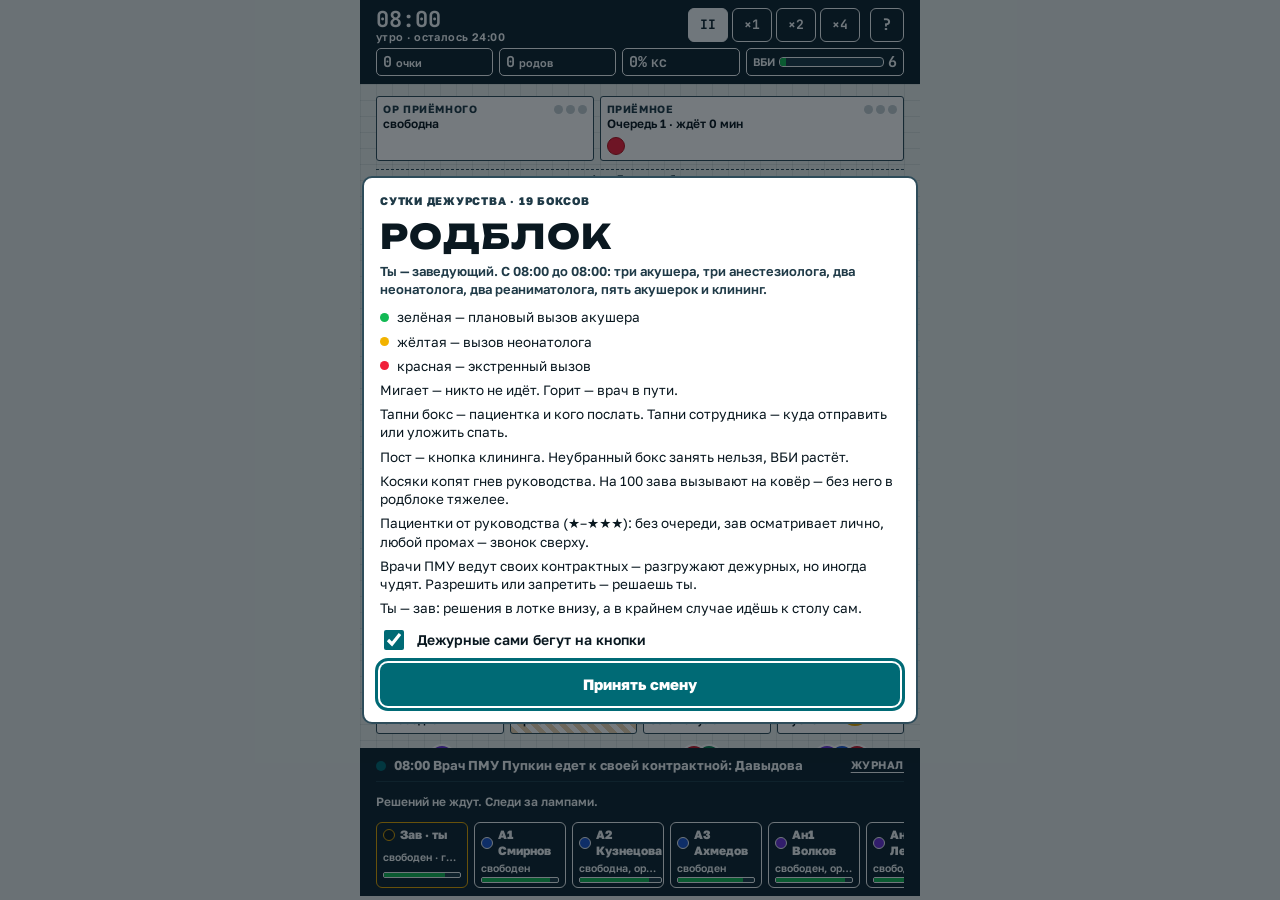
<file: index.html>
<!doctype html>
<html lang="ru">
<head>
<meta charset="utf-8">
<meta name="viewport" content="width=device-width, initial-scale=1, viewport-fit=cover">
<meta name="theme-color" content="#0E2430">
<meta name="description" content="Родблок — менеджер родового отделения в духе Theme Hospital: сутки дежурства за заведующего.">
<title>Родблок</title>
<link rel="icon" href="data:image/svg+xml,%3Csvg xmlns='http://www.w3.org/2000/svg' viewBox='0 0 32 32'%3E%3Crect width='32' height='32' rx='6' fill='%230E2430'/%3E%3Ccircle cx='9' cy='16' r='4' fill='%2312B954'/%3E%3Ccircle cx='16' cy='16' r='4' fill='%23F2B300'/%3E%3Ccircle cx='23' cy='16' r='4' fill='%23F0213A'/%3E%3C/svg%3E">
<link rel="preconnect" href="https://fonts.googleapis.com"><link rel="preconnect" href="https://fonts.gstatic.com" crossorigin>
<link rel="stylesheet" href="https://fonts.googleapis.com/css2?family=Golos+Text:wght@400;600;700;800&family=JetBrains+Mono:wght@500;700&family=Unbounded:wght@700;800&display=swap">
<style>
:root { color-scheme: light; padding-top: env(safe-area-inset-top, 0px); padding-bottom: env(safe-area-inset-bottom, 0px); }
html, body { margin: 0; }
img { max-width: 100%; }
/* План этажа: бумага с сеткой, чернильные стены, лампы вызова — единственный яркий акцент */
:root {
  --bg: #E7EDEB; --paper: #FFFFFF; --ink: #0A1820; --ink2: #1F3A47; --line: #2E4C5A; --grid: rgba(31, 58, 71, .09);
  --desk: #0E2430; --on-desk: #F3F8FA; --desk2: #1C3B49;
  --accent: #006A75; --on-accent: #FFFFFF;
  --ok: #08703D; --warn: #8F4F00; --bad: #B3101D; --violet: #5428C2; --pink: #A3104F;
  --lamp-g: #12B954; --lamp-y: #F2B300; --lamp-r: #F0213A; --lamp-off: #C3CED3;
  --ph-lat: #DDE8F0; --ph-act: #CBEDE3; --ph-pp: #F7DCE8;
  --dirty: #6E3F0C; --dirty-bg: #EBD6B4;
  --c-zav: #0A1820; --c-obst: #1B57CF; --c-anest: #6B32D9; --c-neo: #097F53; --c-reanim: #C4182A; --c-clean: #7D5800; --on-tok: #FFFFFF; --gold: #E1A400;
  --sheet: #FFFFFF; --scrim: rgba(4, 14, 20, .55);
  --f-ui: "Golos Text", system-ui, -apple-system, "Segoe UI", sans-serif;
  --f-d: "Unbounded", "Golos Text", system-ui, sans-serif;
  --f-m: "JetBrains Mono", ui-monospace, "SF Mono", Menlo, monospace;
}
@media (prefers-color-scheme: dark) {
  :root:not([data-theme="light"]) {
    --bg: #0A141A; --paper: #12222B; --ink: #F2F7F9; --ink2: #CFE1E8; --line: #8BB0BF; --grid: rgba(139, 176, 191, .09);
    --desk: #152E3A; --on-desk: #F3F8FA; --desk2: #2A4C5B;
    --accent: #45D3DD; --on-accent: #04161B;
    --ok: #45E08F; --warn: #FFB547; --bad: #FF6170; --violet: #B49BFF; --pink: #FF7AB0;
    --lamp-g: #2BE071; --lamp-y: #FFC933; --lamp-r: #FF4459; --lamp-off: #2C3E47;
    --ph-lat: #1D3442; --ph-act: #143F37; --ph-pp: #43203A;
    --dirty: #F3B565; --dirty-bg: #3D2B15;
    --c-zav: #F2F7F9; --c-obst: #6E9DFF; --c-anest: #B08BFF; --c-neo: #3DDC9C; --c-reanim: #FF6B79; --c-clean: #E6BA48; --on-tok: #06121A; --gold: #FFC533;
    --sheet: #12222B; --scrim: rgba(0, 0, 0, .62);
    color-scheme: dark;
  }
}
:root[data-theme="dark"] {
  --bg: #0A141A; --paper: #12222B; --ink: #F2F7F9; --ink2: #CFE1E8; --line: #8BB0BF; --grid: rgba(139, 176, 191, .09);
  --desk: #152E3A; --on-desk: #F3F8FA; --desk2: #2A4C5B;
  --accent: #45D3DD; --on-accent: #04161B;
  --ok: #45E08F; --warn: #FFB547; --bad: #FF6170; --violet: #B49BFF; --pink: #FF7AB0;
  --lamp-g: #2BE071; --lamp-y: #FFC933; --lamp-r: #FF4459; --lamp-off: #2C3E47;
  --ph-lat: #1D3442; --ph-act: #143F37; --ph-pp: #43203A;
  --dirty: #F3B565; --dirty-bg: #3D2B15;
  --c-zav: #F2F7F9; --c-obst: #6E9DFF; --c-anest: #B08BFF; --c-neo: #3DDC9C; --c-reanim: #FF6B79; --c-clean: #E6BA48; --on-tok: #06121A; --gold: #FFC533;
  --sheet: #12222B; --scrim: rgba(0, 0, 0, .62);
  color-scheme: dark;
}
html, body { background: var(--bg); color: var(--ink); }
body { font-family: var(--f-ui); font-size: 14px; line-height: 1.35; -webkit-tap-highlight-color: transparent; }
body::before { content: ""; position: fixed; inset: 0 0 auto; height: env(safe-area-inset-top, 0px); z-index: 30; background: var(--desk); }
button { font: inherit; color: inherit; cursor: pointer; }
button:focus-visible, [data-act]:focus-visible { outline: 3px solid var(--accent); outline-offset: 2px; }
#app { max-width: 560px; margin: 0 auto; min-height: 100%; display: flex; flex-direction: column; }

/* HUD */
.hud { position: sticky; top: env(safe-area-inset-top, 0px); z-index: 20; background: var(--desk); color: var(--on-desk); }
.hud-in { padding-left: max(16px, env(safe-area-inset-left, 0px)); padding-right: max(16px, env(safe-area-inset-right, 0px)); padding-block: 8px; display: grid; gap: 6px; }
.hud-row { display: flex; align-items: center; gap: 10px; }
.brand { font-family: var(--f-d); font-weight: 800; font-size: 13px; letter-spacing: .08em; }
.clock { font-family: var(--f-m); font-weight: 700; font-size: 22px; font-variant-numeric: tabular-nums; line-height: 1; }
.clock small { display: block; font-family: var(--f-ui); font-size: 11px; font-weight: 600; letter-spacing: .04em; opacity: 1; color: var(--on-desk); }
.speed { margin-left: auto; display: flex; gap: 4px; }
.speed button, .gear { min-width: 40px; height: 34px; border-radius: 6px; border: 1.5px solid var(--on-desk); background: transparent; color: var(--on-desk); font-weight: 700; font-size: 13px; font-family: var(--f-m); }
.speed button[aria-pressed="true"] { background: var(--on-desk); color: var(--desk); }
.gear { min-width: 34px; font-size: 16px; }
.stats { gap: 6px; }
.stat { flex: 1; min-width: 0; display: flex; align-items: baseline; gap: 4px; padding: 3px 6px; border: 1px solid var(--on-desk); border-radius: 5px; }
.stat b { font-family: var(--f-m); font-size: 15px; font-variant-numeric: tabular-nums; }
.stat span { font-size: 11px; font-weight: 600; }
.stat.vbi { flex: 1.4; align-items: center; }
.meter { flex: 1; height: 8px; border-radius: 4px; background: var(--desk2); border: 1px solid var(--on-desk); overflow: hidden; }
.meter i { display: block; height: 100%; width: 0; background: var(--lamp-g); transition: width .4s; }

/* План этажа */
.board { position: relative; flex: 1; padding-left: max(16px, env(safe-area-inset-left, 0px)); padding-right: max(16px, env(safe-area-inset-right, 0px)); padding-block: 12px 14px; display: grid; gap: 8px;
  background-image: linear-gradient(var(--grid) 1px, transparent 1px), linear-gradient(90deg, var(--grid) 1px, transparent 1px); background-size: 16px 16px; }
.wing { display: grid; gap: 6px; }
.w-priem { grid-template-columns: 1.25fr 1.75fr; }
.w-rd { grid-template-columns: 1fr 2fr; }
.w-bottom { grid-template-columns: repeat(4, 1fr); }
.room { position: relative; background: var(--paper); border: 1.5px solid var(--line); border-radius: 3px; padding: 5px 6px; min-width: 0; cursor: pointer; }
.lbl { font-size: 10.5px; font-weight: 700; letter-spacing: .06em; text-transform: uppercase; color: var(--ink2); display: flex; justify-content: space-between; gap: 4px; align-items: center; }
.lift { text-align: center; font-size: 11px; font-weight: 700; color: var(--ink2); letter-spacing: .05em; border-block: 1.5px dashed var(--line); padding-block: 2px; }
.sub { font-size: 12px; font-weight: 600; color: var(--ink); }
.queue { display: flex; flex-wrap: wrap; gap: 3px; margin-top: 4px; min-height: 18px; }
.qd { width: 16px; height: 16px; border-radius: 50%; background: var(--ph-act); border: 1.5px solid var(--line); }
.qd.hot { background: var(--lamp-r); border-color: var(--bad); }
.beds { display: grid; gap: 4px; margin-top: 4px; }
.beds.b2 { grid-template-columns: repeat(2, 1fr); }
.beds.b6 { grid-template-columns: repeat(3, 1fr); }
.bed { position: relative; height: 34px; border: 1.5px solid var(--line); border-radius: 3px; display: flex; align-items: center; justify-content: center; gap: 3px; background: var(--paper); cursor: pointer; }
.bed .lamps { position: absolute; top: 2px; right: 2px; }
.boxes { display: grid; grid-template-columns: repeat(5, 1fr); gap: 5px; }
.box { position: relative; min-height: 72px; background: var(--paper); border: 1.5px solid var(--line); border-radius: 3px; padding: 3px 4px 4px; display: flex; flex-direction: column; gap: 2px; cursor: pointer; min-width: 0; }
.bx-h { display: flex; justify-content: space-between; align-items: center; }
.bx-n { font-family: var(--f-m); font-size: 12px; font-weight: 700; }
.bx-b { flex: 1; display: flex; align-items: center; justify-content: center; }
.bx-f { display: flex; flex-wrap: wrap; gap: 2px; min-height: 13px; }
.dbar { height: 4px; border-radius: 2px; background: var(--lamp-off); overflow: hidden; }
.dbar i { display: block; height: 100%; background: var(--accent); }
.zone-tag { position: absolute; left: 3px; bottom: -1px; }
.dirty { background: repeating-linear-gradient(45deg, var(--dirty-bg) 0 5px, var(--paper) 5px 10px); }
.dirty-l { font-size: 10px; font-weight: 800; color: var(--dirty); text-transform: uppercase; letter-spacing: .04em; text-align: center; }
.post { background: var(--desk); color: var(--on-desk); border-color: var(--desk); display: flex; flex-direction: column; align-items: center; justify-content: center; gap: 3px; text-align: center; }
.post b { font-size: 11px; letter-spacing: .05em; text-transform: uppercase; }
.post .cnt { font-family: var(--f-m); font-size: 18px; font-weight: 700; }
.post small { font-size: 10.5px; font-weight: 700; }

/* пациентка */
.pt { width: 28px; height: 28px; border-radius: 50%; display: inline-flex; align-items: center; justify-content: center; font-family: var(--f-m); font-weight: 700; font-size: 13px; color: var(--ink); background: var(--ph-act); border: 2.5px solid var(--lamp-g); }
.pt.lat { background: var(--ph-lat); }
.pt.sec { background: var(--violet); color: var(--on-tok); }
.pt.pp { background: var(--ph-pp); font-size: 10px; }
.pt.em { background: var(--lamp-r); color: #fff; }
.pt.c-S { border-color: var(--lamp-y); }
.pt.c-P, .pt.c-B { border-color: var(--lamp-r); }
.pt.c-B { animation: blink .7s steps(2, start) infinite; }
.pt.sm { width: 22px; height: 22px; font-size: 11px; border-width: 2px; }
.tag { font-size: 9.5px; font-weight: 800; line-height: 1; padding: 2px 3px; border-radius: 2px; border: 1px solid currentColor; color: var(--ink2); }
.tag.r { color: var(--bad); } .tag.v { color: var(--violet); } .tag.o { color: var(--ok); } .tag.w { color: var(--warn); }

/* лампы вызова */
.lamps { display: inline-flex; gap: 3px; }
.lamp { width: 9px; height: 9px; border-radius: 50%; background: var(--lamp-off); display: inline-block; }
.lamp.g.on { background: var(--lamp-g); } .lamp.y.on { background: var(--lamp-y); } .lamp.r.on { background: var(--lamp-r); }
.lamp.on.blink { animation: blink .8s steps(2, start) infinite; box-shadow: 0 0 0 2px var(--paper), 0 0 6px 1px currentColor; }
.lamp.g { color: var(--lamp-g); } .lamp.y { color: var(--lamp-y); } .lamp.r { color: var(--lamp-r); }
@keyframes blink { to { visibility: hidden; } }

/* бригада */
.tokens { position: absolute; inset: 0; pointer-events: none; }
.tok { position: absolute; left: 0; top: 0; width: 24px; height: 24px; margin: -12px 0 0 -12px; border-radius: 50%; display: flex; align-items: center; justify-content: center; font-size: 9px; font-weight: 800; color: var(--on-tok); border: 2px solid var(--paper); pointer-events: auto; cursor: pointer; transition-property: transform; transition-timing-function: linear; will-change: transform; z-index: 5; }
.tok.zav { background: var(--c-zav); color: var(--bg); border-color: var(--gold); width: 28px; height: 28px; margin: -14px 0 0 -14px; font-size: 8.5px; z-index: 6; }
.tok.obst { background: var(--c-obst); } .tok.anest { background: var(--c-anest); } .tok.neo { background: var(--c-neo); } .tok.reanim { background: var(--c-reanim); } .tok.clean { background: var(--c-clean); }
.tok.rest { opacity: .55; } .tok.away { display: none; }
.tok.tired::after { content: ""; position: absolute; right: -3px; top: -3px; width: 8px; height: 8px; border-radius: 50%; background: var(--lamp-y); border: 1.5px solid var(--paper); }

/* нижняя панель */
.dock { position: sticky; bottom: 0; z-index: 20; background: var(--desk); color: var(--on-desk); padding-bottom: env(safe-area-inset-bottom, 0px); }
.dock-in { padding-left: max(16px, env(safe-area-inset-left, 0px)); padding-right: max(16px, env(safe-area-inset-right, 0px)); padding-block: 6px 8px; display: grid; gap: 6px; }
.tray, .staffbar { display: flex; gap: 6px; overflow-x: auto; scrollbar-width: none; }
.tray::-webkit-scrollbar, .staffbar::-webkit-scrollbar { display: none; }
.tray:empty::before { content: "Решений не ждут. Следи за лампами."; font-size: 12px; font-weight: 600; padding: 6px 0; }
.pill { flex: none; border: 1.5px solid var(--on-desk); background: transparent; color: var(--on-desk); border-radius: 16px; padding: 5px 10px; font-size: 12.5px; font-weight: 700; white-space: nowrap; }
.pill.red { background: var(--lamp-r); border-color: var(--lamp-r); color: #fff; animation: pulse 1.2s ease-in-out infinite; }
.pill.zv { background: var(--gold); border-color: var(--gold); color: #1A1200; }
@keyframes pulse { 50% { transform: scale(1.04); } }
.chip { flex: none; width: 92px; text-align: left; border-radius: 6px; border: 1.5px solid var(--on-desk); background: transparent; color: var(--on-desk); padding: 4px 6px; display: grid; gap: 2px; }
.chip .cn { display: flex; gap: 5px; align-items: center; font-weight: 800; font-size: 12px; }
.chip .dot { width: 10px; height: 10px; border-radius: 50%; flex: none; border: 1.5px solid var(--on-desk); }
.chip .cs { font-size: 10.5px; font-weight: 600; white-space: nowrap; overflow: hidden; text-overflow: ellipsis; }
.chip .en { height: 4px; border-radius: 2px; background: var(--desk2); border: 1px solid var(--on-desk); overflow: hidden; }
.chip .en i { display: block; height: 100%; background: var(--lamp-g); }
.chip.zav { border-color: var(--gold); }
.dot.zav { background: var(--c-zav); border-color: var(--gold); } .dot.obst { background: var(--c-obst); } .dot.anest { background: var(--c-anest); } .dot.neo { background: var(--c-neo); } .dot.reanim { background: var(--c-reanim); } .dot.clean { background: var(--c-clean); }

/* шторка и модалки */
.scrim { position: fixed; inset: 0; background: var(--scrim); z-index: 40; }
.sheet { position: fixed; left: 0; right: 0; bottom: 0; z-index: 41; max-height: 78vh; overflow-y: auto; background: var(--sheet); color: var(--ink); border-top: 2px solid var(--line); border-radius: 12px 12px 0 0; padding-left: max(16px, env(safe-area-inset-left, 0px)); padding-right: max(16px, env(safe-area-inset-right, 0px)); padding-block: 14px calc(16px + env(safe-area-inset-bottom, 0px)); max-width: 560px; margin: 0 auto; }
.modal { position: fixed; inset: 0; z-index: 42; display: flex; align-items: center; justify-content: center; padding-left: max(16px, env(safe-area-inset-left, 0px)); padding-right: max(16px, env(safe-area-inset-right, 0px)); padding-block: calc(12px + env(safe-area-inset-top, 0px)) calc(12px + env(safe-area-inset-bottom, 0px)); }
.card { width: 100%; max-width: 520px; max-height: 100%; overflow-y: auto; background: var(--sheet); color: var(--ink); border: 2px solid var(--line); border-radius: 10px; padding: 16px; display: grid; gap: 10px; }
.card.red { border-color: var(--bad); box-shadow: 0 0 0 4px color-mix(in srgb, var(--lamp-r) 35%, transparent); }
.eyebrow { font-size: 11px; font-weight: 800; letter-spacing: .07em; text-transform: uppercase; color: var(--ink2); }
.card.red .eyebrow { color: var(--bad); }
h2 { font-family: var(--f-d); font-weight: 800; font-size: 19px; line-height: 1.2; margin: 0; text-wrap: balance; }
h3 { font-size: 15px; margin: 0; }
.who { font-size: 13px; font-weight: 600; color: var(--ink2); }
.clue { font-size: 15px; line-height: 1.45; margin: 0; }
.opts { display: grid; gap: 8px; }
.opt { text-align: left; padding: 11px 12px; border-radius: 8px; border: 1.5px solid var(--line); background: var(--paper); color: var(--ink); font-size: 14.5px; font-weight: 600; line-height: 1.3; }
.opt:active { transform: translateY(1px); }
.fb { border-radius: 8px; padding: 10px 12px; border: 2px solid var(--ok); display: grid; gap: 6px; }
.fb.bad { border-color: var(--bad); }
.fb b { font-size: 15px; } .fb.ok b { color: var(--ok); } .fb.bad b { color: var(--bad); }
.btn { border: 0; border-radius: 8px; padding: 11px 16px; font-weight: 800; font-size: 15px; background: var(--accent); color: var(--on-accent); }
.btn.o { background: transparent; color: var(--ink); border: 1.5px solid var(--line); }
.btn.sm { padding: 7px 10px; font-size: 13px; }
.row { display: flex; gap: 8px; flex-wrap: wrap; align-items: center; }
.kv { display: grid; grid-template-columns: auto 1fr; gap: 3px 10px; font-size: 13.5px; }
.kv dt { font-weight: 700; color: var(--ink2); } .kv dd { margin: 0; font-weight: 600; }
.tasklist { display: grid; gap: 8px; }
.tk { border: 1.5px solid var(--line); border-radius: 8px; padding: 8px 10px; display: grid; gap: 6px; }
.tk.red { border-color: var(--bad); }
.tk-h { display: flex; justify-content: space-between; gap: 8px; font-weight: 800; }
.need { font-size: 13px; font-weight: 600; }
.ctg { width: 100%; height: auto; display: block; border: 1.5px solid var(--line); border-radius: 6px; background: var(--paper); }
.ctg .gl { stroke: var(--grid); stroke-width: 1; } .ctg .gm { stroke: var(--ink2); stroke-width: .6; opacity: .45; }
.ctg .band { fill: var(--ph-act); opacity: .7; }
.ctg .fhr { fill: none; stroke: var(--ink); stroke-width: 1.4; stroke-linejoin: round; }
.ctg .toco { fill: none; stroke: var(--accent); stroke-width: 1.4; }
.ctg text { fill: var(--ink2); font-size: 9px; font-family: var(--f-m); font-weight: 700; }
.legend { display: grid; gap: 6px; font-size: 13.5px; }
.legend div { display: flex; gap: 8px; align-items: center; }
.toasts { position: fixed; z-index: 35; top: calc(env(safe-area-inset-top, 0px) + 92px); left: 0; right: 0; display: grid; justify-items: center; gap: 6px; pointer-events: none; padding-left: max(16px, env(safe-area-inset-left, 0px)); padding-right: max(16px, env(safe-area-inset-right, 0px)); }
.toast { max-width: 520px; width: 100%; background: var(--sheet); color: var(--ink); border: 2px solid var(--line); border-radius: 8px; padding: 7px 10px; font-size: 13px; font-weight: 700; display: flex; gap: 8px; align-items: center; animation: tin .25s ease-out; }
.toast i { width: 10px; height: 10px; border-radius: 50%; flex: none; background: var(--accent); }
.toast.bad { border-color: var(--bad); } .toast.bad i { background: var(--lamp-r); }
.toast.good i { background: var(--lamp-g); } .toast.warn { border-color: var(--warn); } .toast.warn i { background: var(--lamp-y); }
@keyframes tin { from { transform: translateY(-6px); opacity: 0; } }
.big { font-family: var(--f-d); font-weight: 800; font-size: 34px; letter-spacing: .04em; line-height: 1; margin: 0; }
.stars { font-size: 26px; letter-spacing: 4px; color: var(--gold); }
.rep { display: grid; grid-template-columns: repeat(3, minmax(0, 1fr)); gap: 6px; }
.rep span { overflow-wrap: anywhere; }
.rep div { border: 1.5px solid var(--line); border-radius: 6px; padding: 6px; display: grid; }
.rep b { font-family: var(--f-m); font-size: 18px; } .rep span { font-size: 11.5px; font-weight: 700; color: var(--ink2); }
.revl { display: grid; gap: 6px; font-size: 13px; }
.revl div { border-bottom: 1px solid var(--grid); padding-bottom: 6px; }
.ok-t { color: var(--ok); font-weight: 800; } .bad-t { color: var(--bad); font-weight: 800; }
.switch { display: flex; gap: 10px; align-items: center; font-weight: 600; font-size: 14px; }
.switch input { width: 20px; height: 20px; accent-color: var(--accent); }
@media (prefers-reduced-motion: reduce) { .tok { transition: none !important; } .lamp.on.blink, .pill.red, .pt.c-B { animation: none; } .toast { animation: none; } }
.zones { display: flex; flex-wrap: wrap; gap: 4px; }
.zn { font-size: 11px; font-weight: 700; color: var(--ink2); padding: 2px 7px; border: 1px solid var(--line); border-radius: 10px; background: var(--paper); }
.zn.hot { color: var(--bad); border-color: var(--bad); }
.room.static { cursor: default; }
.box > *, .bed > *, .room > *, .chip > *, .pill > * { pointer-events: none; }
.room.static > .beds { pointer-events: auto; }
.opt[disabled] { border-style: dashed; cursor: default; }
[hidden] { display: none !important; }
.ticker { display: flex; gap: 8px; align-items: center; width: 100%; min-width: 0; text-align: left; background: transparent; border: 0; border-bottom: 1px solid var(--desk2); color: var(--on-desk); font-size: 13px; font-weight: 700; padding: 3px 0 6px; }
.ticker span { flex: 1; min-width: 0; white-space: nowrap; overflow: hidden; text-overflow: ellipsis; }
.ticker b { flex: none; font-size: 11px; letter-spacing: .05em; text-transform: uppercase; text-decoration: underline; text-underline-offset: 3px; }
.ticker i { width: 10px; height: 10px; border-radius: 50%; flex: none; background: var(--accent); }
.ticker.bad i { background: var(--lamp-r); } .ticker.good i { background: var(--lamp-g); } .ticker.warn i { background: var(--lamp-y); }
.ticker.flash span { animation: tflash .7s ease-out; }
@keyframes tflash { from { color: var(--lamp-y); } }
.ticker > * { pointer-events: none; }
.lbl > span:first-child { min-width: 0; }
.lbl .lamps { flex: none; }
.box { min-height: 66px; }
.clock small { white-space: nowrap; }
.boss { display: grid; grid-template-columns: auto minmax(0, 1fr) auto; align-items: center; column-gap: 8px; row-gap: 4px; border-radius: 6px; padding: 5px 8px; background: var(--bad); color: var(--paper); font-size: 12.5px; font-weight: 700; min-width: 0; }
.boss b { font-family: var(--f-d); font-size: 11px; letter-spacing: .08em; flex: none; }
.boss .bn { min-width: 0; white-space: nowrap; overflow: hidden; text-overflow: ellipsis; }
.boss .bt { flex: none; font-family: var(--f-m); font-variant-numeric: tabular-nums; }
.boss .hp { grid-column: 1 / -1; height: 7px; border-radius: 4px; border: 1.5px solid var(--paper); overflow: hidden; }
.boss .hp i { display: block; height: 100%; background: var(--paper); transition: width .4s; }
.boss.warn { background: var(--lamp-y); color: #1A1200; animation: pulse 1.4s ease-in-out infinite; }
.qd.opb { background: var(--violet); border-color: var(--violet); }
@media (prefers-reduced-motion: reduce) { .boss.warn { animation: none; } }
.tok.pmu { background: var(--paper); color: var(--ink); border: 2.5px solid var(--gold); }
.dot.pmu { background: var(--paper); border-color: var(--gold); }
.tag.g { color: var(--warn); }
.card.gold { border-color: var(--gold); box-shadow: 0 0 0 4px color-mix(in srgb, var(--gold) 35%, transparent); }
.card.gold .eyebrow { color: var(--warn); }
.pill.pm { border-color: var(--gold); color: var(--gold); }
.tag.vip { background: var(--gold); border-color: var(--gold); color: #1A1200; }
.qd.vip { background: var(--gold); border-color: var(--gold); }
.chip.zav.angry { border-color: var(--lamp-r); }
</style>
</head>
<body>
<div id="app">
  <header class="hud"><div class="hud-in">
    <div class="hud-row">
      <div class="clock"><span id="clk">08:00</span><small id="clkSub">сутки начались</small></div>
      <div class="speed" role="group" aria-label="Скорость игры">
        <button type="button" id="sp0" data-act="speed" data-v="0" aria-label="Пауза">II</button>
        <button type="button" id="sp1" data-act="speed" data-v="1">×1</button>
        <button type="button" id="sp2" data-act="speed" data-v="2">×2</button>
        <button type="button" id="sp4" data-act="speed" data-v="4">×4</button>
      </div>
      <button type="button" class="gear" data-act="settings" aria-label="Правила и настройки">?</button>
    </div>
    <div class="hud-row stats">
      <div class="stat"><b id="hScore">0</b><span>очки</span></div>
      <div class="stat"><b id="hBirths">0</b><span>родов</span></div>
      <div class="stat"><b id="hCs">0%</b><span>КС</span></div>
      <div class="stat vbi"><span>ВБИ</span><div class="meter"><i id="hVbiBar"></i></div><b id="hVbi">6</b></div>
    </div>
    <div class="boss" id="boss" hidden></div>
  </div></header>
  <main class="board" id="board">
    <section class="wing w-priem">
      <div class="room" id="r-orP" data-act="room" data-loc="orP"></div>
      <div class="room" id="r-priem" data-act="room" data-loc="priem"></div>
    </section>
    <div class="lift">лифт · 5 минут бегом</div>
    <section class="wing w-rd">
      <div class="room static"><div class="lbl"><span>Распред</span></div><div class="beds b2" id="beds-raspred"></div></div>
      <div class="room static"><div class="lbl"><span>Доп палата</span></div><div class="beds b6" id="beds-dop"></div></div>
    </section>
    <div class="zones" id="zones"></div>
    <section class="boxes" id="boxes"></section>
    <section class="wing w-bottom">
      <div class="room" id="r-or1" data-act="room" data-loc="or1"></div>
      <div class="room" id="r-or2" data-act="room" data-loc="or2"></div>
      <div class="room" id="r-oritn" data-act="room" data-loc="oritn"></div>
      <div class="room" id="r-ord" data-act="room" data-loc="ord"></div>
    </section>
    <div class="tokens" id="tokens"></div>
  </main>
  <footer class="dock"><div class="dock-in">
    <button type="button" class="ticker" id="ticker" data-act="log" aria-label="Журнал смены"></button>
    <div class="tray" id="tray"></div>
    <div class="staffbar" id="staffbar"></div>
  </div></footer>
</div>
<div class="scrim" id="scrim" hidden data-act="close"></div>
<section class="sheet" id="sheet" hidden role="dialog" aria-modal="true" aria-label="Подробности"></section>
<div class="modal" id="modal" hidden role="dialog" aria-modal="true" aria-label="Решение"></div>
<script>
/* ===== РОДБЛОК · данные ===== */
const START_HOUR = 8;
const SHIFT = 1440;

const LOC = {};
function defLoc(id, x, y, zone, label) { LOC[id] = { id, x, y, zone, label }; }
defLoc('orP', 0, 0, 'priem', 'ОР приёмного');
defLoc('priem', 2.6, 0, 'priem', 'Приёмное');
defLoc('raspred0', 0.2, 1.8, 'rb', 'Распред, место 1');
defLoc('raspred1', 0.9, 1.8, 'rb', 'Распред, место 2');
for (let i = 0; i < 6; i++) defLoc('dop' + i, 2.0 + (i % 3) * 0.8, 1.6 + Math.floor(i / 3) * 0.5, 'rb', 'Доп палата, место ' + (i + 1));
for (let i = 1; i <= 19; i++) { const k = i - 1; defLoc('box' + i, k % 5, 3 + Math.floor(k / 5), 'rb', 'Бокс ' + i); }
defLoc('post', 4, 6, 'rb', 'Пост');
defLoc('or1', 0, 7.4, 'rb', 'Операционная 1');
defLoc('or2', 1.3, 7.4, 'rb', 'Операционная 2');
defLoc('oritn', 2.6, 7.4, 'rb', 'ОРИТН');
defLoc('ord', 3.9, 7.4, 'rb', 'Ординаторская');

function travelTime(a, b) {
  if (!a || !b || a === b) return 0;
  const A = LOC[a], B = LOC[b];
  if (!A || !B) return 3;
  let t = 1 + (Math.abs(A.x - B.x) + Math.abs(A.y - B.y)) * 0.45;
  if ((A.zone === 'priem') !== (B.zone === 'priem')) t += 5; // лифт
  return Math.max(1, Math.round(t));
}

const BOX_IDS = Array.from({ length: 19 }, (_, i) => 'box' + (i + 1));
const DOP_IDS = [0, 1, 2, 3, 4, 5].map(i => 'dop' + i);
const RASPRED_IDS = ['raspred0', 'raspred1'];
const OR_IDS = ['or1', 'or2'];
const BED_IDS = [...RASPRED_IDS, ...DOP_IDS, ...BOX_IDS, ...OR_IDS, 'orP'];
const ZONES = ['А', 'Б', 'В', 'Г'];
function zoneOf(loc) { if (!loc || !loc.startsWith('box')) return 'rd'; return Math.floor((+loc.slice(3) - 1) / 5); }
const MIDWIVES = { 0: 'Оля', 1: 'Наташа', 2: 'Ира', 3: 'Лена', rd: 'Света' };

const ROSTER = [
  { id: 'zav', role: 'zav', name: 'Зав', short: 'ЗАВ', start: 'post' },
  { id: 'a1', role: 'obst', name: 'Смирнов', short: 'А1', start: 'post' },
  { id: 'a2', role: 'obst', name: 'Кузнецова', short: 'А2', start: 'ord', f: 1 },
  { id: 'a3', role: 'obst', name: 'Ахмедов', short: 'А3', start: 'raspred0' },
  { id: 'an1', role: 'anest', name: 'Волков', short: 'Ан1', start: 'ord' },
  { id: 'an2', role: 'anest', name: 'Лебедев', short: 'Ан2', start: 'or1' },
  { id: 'an3', role: 'anest', name: 'Зайцева', short: 'Ан3', start: 'post', f: 1 },
  { id: 'n1', role: 'neo', name: 'Белова', short: 'Н1', start: 'oritn', f: 1 },
  { id: 'n2', role: 'neo', name: 'Орлова', short: 'Н2', start: 'post', f: 1 },
  { id: 'r1', role: 'reanim', name: 'Громов', short: 'Р1', start: 'oritn' },
  { id: 'r2', role: 'reanim', name: 'Соколова', short: 'Р2', start: 'ord', f: 1 },
  { id: 'k1', role: 'clean', name: 'Галина', short: 'К1', start: 'post', f: 1 },
  { id: 'k2', role: 'clean', name: 'Нурлан', short: 'К2', start: 'post' },
];
const ROLES = {
  zav: 'Заведующий — это ты',
  obst: 'Акушер-гинеколог',
  anest: 'Анестезиолог',
  neo: 'Неонатолог',
  reanim: 'Неонатолог-реаниматолог',
  clean: 'Клининг',
};
const NEED_LABEL = { obst: 'акушер', neo: 'неонатолог', reanim: 'реаниматолог', anest: 'анестезиолог', clean: 'клининг', any: 'кто-нибудь', zav: 'зав лично' };

const SURN = ['Иванова', 'Петрова', 'Смирнова', 'Попова', 'Васильева', 'Михайлова', 'Новикова', 'Фёдорова', 'Морозова', 'Алексеева', 'Семёнова', 'Егорова', 'Павлова', 'Козлова', 'Степанова', 'Николаева', 'Андреева', 'Макарова', 'Никитина', 'Захарова', 'Соловьёва', 'Борисова', 'Яковлева', 'Григорьева', 'Романова', 'Воробьёва', 'Сергеева', 'Кузьмина', 'Фролова', 'Александрова', 'Дмитриева', 'Королёва', 'Гусева', 'Киселёва', 'Ильина', 'Максимова', 'Полякова', 'Сорокина', 'Виноградова', 'Ковалёва', 'Медведева', 'Антонова', 'Тарасова', 'Жукова', 'Баранова', 'Филиппова', 'Комарова', 'Давыдова', 'Беляева', 'Герасимова', 'Богданова', 'Осипова', 'Матвеева', 'Титова', 'Марченко', 'Абрамова', 'Шевченко', 'Каримова', 'Алиева', 'Ким'];

/* Поступления: что видит дежурный на осмотре и куда правильно */
const CASES = [
  { k: 'active', w: 38, dil: [5, 8], what: 'Регулярные схватки через 3–4 минуты', ok: 'box', why: 'Активная фаза — с 5 см (ВОЗ, 2018). Её место — бокс.' },
  { k: 'latent', w: 20, dil: [2, 4], what: 'Схватки через 6–8 минут, слабые', ok: 'dop', why: 'Латентная фаза: наблюдение в палате, бокс пока ни к чему.' },
  { k: 'false', w: 10, dil: [0, 1], what: 'Схватки нерегулярные, шейка без динамики', ok: 'opb', why: 'Нет родовой деятельности и динамики шейки — это не роды. В ОПБ.' },
  { k: 'prom', w: 9, dil: [1, 2], what: 'Подтекают светлые воды 2 часа, схваток нет', ok: 'dop', why: 'ДИВ без схваток: наблюдение и решение об индукции в палате. Бокс — когда начнутся роды.' },
  { k: 'push', w: 5, dil: [10, 10], what: 'Тужится прямо в приёмном', ok: 'box', why: 'Потужной период — в бокс немедленно.' },
  { k: 'pe', w: 5, dil: [3, 6], what: 'АД 165/112, головная боль, «мушки» перед глазами', ok: 'box', why: 'Тяжёлая преэклампсия в родах: бокс, магния сульфат, контроль АД. Путь родоразрешения — по акушерской ситуации.' },
  { k: 'previa', w: 3, dil: [0, 2], what: 'Кровянистые выделения, по УЗИ полное предлежание плаценты', ok: 'or', why: 'Полное предлежание плаценты с кровотечением — только кесарево.' },
  { k: 'transverse', w: 3, dil: [3, 5], what: 'Поперечное положение плода, регулярные схватки', ok: 'or', why: 'Поперечное положение плода в родах — показание к кесареву.' },
  { k: 'preterm', w: 5, dil: [5, 7], what: 'Регулярные схватки, срок недоношенный', ok: 'box', why: 'Преждевременные роды: бокс, на роды — реаниматолог.' },
];
const CASE = Object.fromEntries(CASES.map(c => [c.k, c]));
CASE.planned = { k: 'planned', dil: [0, 0], ok: 'or' };
CASE.abrupt = { k: 'abrupt', dil: [2, 4], ok: 'or' };
CASE.lift = { k: 'lift', dil: [10, 10], ok: 'box' };
const PLANNED_WHY = ['два рубца на матке', 'тазовое предлежание, плод ~4100 г', 'полное предлежание плаценты', 'ВИЧ, высокая вирусная нагрузка'];
const ROUTES = [
  { k: 'box', label: 'В родовой бокс' },
  { k: 'dop', label: 'В доп палату' },
  { k: 'or', label: 'В операционную на КС' },
  { k: 'opb', label: 'В ОПБ — это не роды' },
];

/* Клинические решения */
const DEC = {
  ctgS: {
    title: 'Сомнительная КТГ',
    clue: 'Повторяющиеся вариабельные децелерации, базальный ритм 140, вариабельность сохранена.',
    opts: [
      { k: 'ok', label: 'Внутриутробная реанимация: на бок, стоп окситоцин, инфузия, переоценка' },
      { k: 'watch', label: 'Просто наблюдать' },
      { k: 'cs', label: 'Срочное КС' },
    ],
    why: 'Сомнительная КТГ: ищем причину и начинаем консервативные меры. Показаний к КС нет.',
  },
  ctgP: {
    title: 'Патологическая КТГ',
    clue: 'Повторяющиеся поздние децелерации 35 минут, вариабельность снижена, на консервативные меры не ответила.',
    opts: [
      { k: 'vep', label: 'ВЭП в боксе' },
      { k: 'cs', label: 'Срочное КС' },
      { k: 'watch', label: 'Ещё понаблюдать' },
    ],
    whyLow: 'Полное раскрытие, головка на тазовом дне — быстрее всего ВЭП.',
    whyHigh: 'Патологическая КТГ без ответа на консервативные меры — родоразрешение. Условий для ВЭП нет, значит КС.',
  },
  brady: {
    title: 'Брадикардия плода',
    opts: [
      { k: 'reverse', label: 'Устранить обратимую причину: на бок, инфузия, стоп окситоцин, коррекция АД' },
      { k: 'cs', label: 'КС 1-й категории' },
      { k: 'vep', label: 'ВЭП прямо в боксе' },
    ],
  },
  dyst: {
    title: 'Дистоция плечиков',
    clue: 'Головка родилась и «втянулась» к промежности, плечики не рождаются.',
    opts: [
      { k: 'ok', label: 'Позвать помощь, Мак-Робертс и надлобковое давление' },
      { k: 'fundal', label: 'Давить на дно матки' },
      { k: 'pull', label: 'Тянуть сильнее за головку' },
      { k: 'cs', label: 'Экстренное кесарево' },
    ],
    why: 'Первый шаг — Мак-Робертс с надлобковым давлением. Давление на дно матки и сильная тракция за головку повышают риск травмы.',
  },
  ecl: {
    title: 'Эклампсия',
    clue: 'Тонико-клонические судороги у пациентки с тяжёлой преэклампсией.',
    opts: [
      { k: 'ok', label: 'Магния сульфат, защита дыхательных путей, стабилизация — потом родоразрешение' },
      { k: 'cs', label: 'Немедленно КС под наркозом' },
      { k: 'dz', label: 'Диазепам и наблюдать' },
    ],
    why: 'Препарат выбора — магния сульфат. Родоразрешение — после стабилизации состояния.',
  },
  chorio: {
    title: 'Лихорадка в родах',
    clue: 't 38,7 °C, тахикардия плода 170, мутные воды с запахом.',
    opts: [
      { k: 'ok', label: 'Антибиотики широкого спектра, жаропонижающее; роды — по акушерской ситуации' },
      { k: 'cs', label: 'Срочное КС' },
      { k: 'para', label: 'Парацетамол и наблюдать' },
    ],
    why: 'Хориоамнионит сам по себе — не показание к КС. Нужны антибиотики и родоразрешение в разумные сроки.',
  },
};
const BRADY = {
  hypo: { clue: 'ЧСС плода 80, 4-я минута. 10 минут назад поставлена ЭА, АД 82/45.', why: 'Обратимая причина — гипотензия после ЭА. Инфузия, вазопрессор, положение на боку — ритм обычно восстанавливается.' },
  hyper: { clue: 'ЧСС плода 90, 3-я минута. Окситоцин, 6 схваток за 10 минут.', why: 'Гиперстимуляция — обратимая причина: стоп окситоцин, острый токолиз.' },
  acute: { clue: 'ЧСС плода 70, 5-я минута. Внезапная боль, кровянистые выделения, матка напряжена.', why: 'Острое событие: родоразрешение как можно быстрее. Полное раскрытие и низкая головка — ВЭП, иначе КС 1-й категории (решение–извлечение ≤ 30 мин).' },
};
const PPH = [
  { k: 'tone', w: 70, clue: 'Кровопотеря 700 мл и продолжается. Матка мягкая, плохо сокращается.' },
  { k: 'trauma', w: 18, clue: 'Кровопотеря 600 мл. Матка плотная, хорошо сокращена, кровь алая, струйкой.' },
  { k: 'tissue', w: 8, clue: 'Кровопотеря 650 мл. На плаценте дефект дольки.' },
  { k: 'thrombin', w: 4, clue: 'Кровопотеря 900 мл. Кровь не сворачивается, кровоточат места пункций.' },
];
const PPH_OPTS = [
  { k: 'tone', label: 'Тонус: массаж матки, утеротоники, бимануальная компрессия' },
  { k: 'trauma', label: 'Травма: осмотр и ушивание родовых путей' },
  { k: 'tissue', label: 'Ткань: ручное обследование полости матки' },
  { k: 'thrombin', label: 'Тромбин: СЗП, коагулограмма, коррекция гемостаза' },
];
const PPH_WHY = 'Причину ищем по «4Т». Транексамовая кислота — всем с ПРК в первые 3 часа.';

/* События смены */
const EVENTS = [
  { k: 'dzm', w: 5, once: true },
  { k: 'faint', w: 8 },
  { k: 'blogger', w: 5, once: true },
  { k: 'lift', w: 4, once: true },
  { k: 'amb', w: 6 },
  { k: 'coffee', w: 4, once: true },
  { k: 'cake', w: 4 },
  { k: 'anest', w: 5 },
  { k: 'doula', w: 4, once: true },
  { k: 'abruption', w: 4, max: 2 },
  { k: 'mil', w: 4, once: true },
];
/* ===== РОДБЛОК · движок: ядро ===== */
let S = null;
let SEED = 1;
function rnd() { SEED = (SEED + 0x6D2B79F5) | 0; let t = Math.imul(SEED ^ (SEED >>> 15), 1 | SEED); t = (t + Math.imul(t ^ (t >>> 7), 61 | t)) ^ t; return ((t ^ (t >>> 14)) >>> 0) / 4294967296; }
function rint(a, b) { return a + Math.floor(rnd() * (b - a + 1)); }
function chance(p) { return rnd() < p; }
function pick(a) { return a[Math.floor(rnd() * a.length)]; }
function pickW(a) { let tot = 0; for (const x of a) tot += x.w; let r = rnd() * tot; for (const x of a) { r -= x.w; if (r < 0) return x; } return a[a.length - 1]; }

function clock(t) { const m = (((t + START_HOUR * 60) % 1440) + 1440) % 1440; return String(Math.floor(m / 60)).padStart(2, '0') + ':' + String(m % 60).padStart(2, '0'); }
function hourOf(t) { return Math.floor((((t + START_HOUR * 60) % 1440) + 1440) % 1440 / 60); }
function isNight() { return hourOf(S.t) < 6; }

const HANDLERS = {}, LATE = {}, FAIL = {}, START = {}, APPLY = {}, LATER = {}, EV = {};

function note(text, kind) { const n = { id: ++S.uid, t: S.t, text, kind: kind || 'info' }; S.notes.push(n); S.log.push(n); if (S.notes.length > 60) S.notes.splice(0, S.notes.length - 60); }
function addScore(n, why) { S.score += n; if (why) S.scoreLog.push({ t: S.t, n, why }); }
const pat = id => S.P[id];
const task = id => S.T[id];
const staffBy = id => S.staff.find(s => s.id === id);
const locName = id => (LOC[id] ? LOC[id].label : 'ОПБ');
const isBox = id => !!id && id.startsWith('box');
const isOR = id => id === 'or1' || id === 'or2' || id === 'orP';
function livePatients() { return Object.values(S.P).filter(p => p.phase !== 'gone'); }
function openTasks() { return Object.values(S.T).filter(t => !t.done); }
function he(s, m, f) { return s.f ? f : m; }

function newGame(seed) {
  SEED = seed || Math.floor(Math.random() * 1e9) + 1;
  S = {
    v: 3, t: 0, uid: 0, rng: SEED, over: false, auto: true, autoPause: true,
    P: {}, T: {}, staff: [], decisions: [], notes: [], log: [], scoreLog: [], review: [], modals: [], later: [],
    rooms: {}, queue: [], planned: [], nextBlogger: false,
    score: 0, vbi: 6, vbiPeak: 6, pauseReq: false, atata: 0, atataPeak: 0, blameLog: [], summon: null, zavOut: null,
    mod: { arrival: 1, arrivalUntil: 0, rest: 1, restUntil: 0 },
    slow: {}, ev: { next: rint(45, 80), used: {} }, dzm: null,
    st: { arrivals: 0, births: 0, vag: 0, vep: 0, cs: 0, csEm: 0, csNeedless: 0, pph: 0, kas: 0, asph: 0, oritn: 0, chorio: 0, palata: 0, complaints: 0, noDoc: 0, dyst: 0, decOk: 0, decAll: 0, maxQueue: 0, dirtyUse: 0, cleaned: 0, pmuBirths: 0, pmuStopped: 0, pmuMissed: 0, vipTotal: 0, vipOk: 0, vipBad: 0, atata: 0, atataMin: 0 },
  };
  for (const id of BED_IDS) S.rooms[id] = { id, pid: null, dirty: false, cleanTask: null, dirtyAfter: false };
  for (const r of ROSTER) S.staff.push({ id: r.id, role: r.role, name: r.name, short: r.short, f: r.f || 0, energy: rint(80, 100), loc: r.start, dest: null, eta: 0, depart: 0, state: 'idle', taskId: null, slot: null, rest: false, forced: false, awayUntil: 0 });
  for (const d of PMU_DOCS) S.staff.push({ id: d.id, role: 'pmu', name: d.name, short: d.short, f: d.f || 0, title: d.title, quirk: d.quirk, absurd: d.absurd, delay: d.delay, energy: 100, loc: 'priem', dest: null, eta: 0, depart: 0, state: 'away', taskId: null, slot: null, rest: false, forced: false, awayUntil: 1e9, out: true });
  handover();
  setupWaves();
  S.later.push({ t: 55, k: 'meetCard' });
  S.rng = SEED;
  return S;
}

/* ---------- персонал ---------- */
function sendTo(s, loc, fast) {
  if (!loc) return;
  if (s.loc === loc && s.state !== 'walk') return;
  let tt = travelTime(s.loc, loc);
  if (fast) tt = Math.max(1, Math.round(tt * 0.6));
  if (s.energy < 30) tt = Math.max(1, Math.round(tt * 1.25));
  s.dest = loc; s.depart = S.t; s.eta = S.t + tt; s.state = 'walk';
}
function fits(role, need) {
  if (need === 'zav') return role === 'zav';
  if (need === 'any') return role !== 'obst';
  if (need === 'obst') return role === 'obst' || role === 'zav' || role === 'pmu';
  if (need === 'neo') return role === 'neo' || role === 'reanim';
  return role === need;
}
function missing(tk) {
  const m = {};
  for (const n in tk.need) { const have = (tk.slots[n] || []).length; if (have < tk.need[n]) m[n] = tk.need[n] - have; }
  return m;
}
function assign(s, tk, need) {
  if (s.taskId) unassign(s);
  (tk.slots[need] = tk.slots[need] || []).push(s.id);
  s.taskId = tk.id; s.slot = need; s.rest = false; s.forced = false;
  if (s.loc === tk.loc && s.state !== 'walk') s.state = 'work'; else sendTo(s, tk.loc, tk.pri >= 3);
}
function unassign(s) {
  const tk = task(s.taskId);
  if (tk && tk.slots[s.slot]) { const i = tk.slots[s.slot].indexOf(s.id); if (i >= 0) tk.slots[s.slot].splice(i, 1); }
  s.taskId = null; s.slot = null;
  if (s.state === 'work') s.state = 'idle';
}
function addTask(o) {
  const tk = Object.assign({ id: ++S.uid, created: S.t, done: false, started: false, startT: null, prog: 0, dur: 10, pri: 1, slots: {}, need: {}, callAt: S.t, deadline: null, failAt: null, late: false, lamps: [], pid: null, label: '' }, o);
  S.T[tk.id] = tk;
  const p = tk.pid && pat(tk.pid);
  if (p) p.tasks.push(tk.id);
  return tk;
}
function closeTask(tk) {
  if (!tk || tk.done) return;
  tk.done = true; tk.doneT = S.t;
  for (const n in tk.slots) for (const id of tk.slots[n]) {
    const s = staffBy(id);
    if (s && s.taskId === tk.id) { s.taskId = null; s.slot = null; if (s.state === 'work') s.state = 'idle'; }
  }
  tk.slots = {};
}
function finish(tk) { closeTask(tk); const h = HANDLERS[tk.type]; if (h) h(tk); }
function cancelTasks(p, types, keep) {
  for (const id of p.tasks) {
    const tk = task(id);
    if (!tk || tk.done) continue;
    if (types && !types.includes(tk.type)) continue;
    if (keep && keep.includes(tk.type)) continue;
    closeTask(tk);
  }
}
function present(tk, roles) {
  if (!tk) return false;
  for (const n in tk.slots) for (const id of tk.slots[n]) {
    const s = staffBy(id);
    if (s && s.state === 'work' && s.loc === tk.loc && (!roles || roles.includes(s.role))) return true;
  }
  return false;
}
function allPresent(tk) {
  for (const n in tk.need) {
    const arr = tk.slots[n] || [];
    if (arr.length < tk.need[n]) return false;
    for (const id of arr) { const s = staffBy(id); if (!s || s.state !== 'work' || s.loc !== tk.loc) return false; }
  }
  return true;
}
function teamRate(tk) {
  let r = 1;
  for (const n in tk.slots) for (const id of tk.slots[n]) { const s = staffBy(id); if (s && s.energy < 30) r = Math.min(r, s.energy < 12 ? 0.6 : 0.8); }
  return r;
}

/* ---------- автораспределение: дежурные сами бегут на кнопки ---------- */
function costOf(s, tk, need) {
  let c = travelTime(s.state === 'walk' ? s.dest : s.loc, tk.loc) + (100 - s.energy) / 20;
  if (s.state === 'rest') c += 4;
  if (need === 'neo' && s.role === 'reanim') c += 8;
  return c;
}
function freePool(need, tk) {
  return S.staff.filter(s => s.role !== 'zav' && s.role !== 'pmu' && fits(s.role, need) && !s.taskId && s.state !== 'away' && (s.state !== 'rest' || tk.pri >= 3 || s.energy >= 85));
}
function dispatch() {
  const list = openTasks().filter(tk => S.t >= tk.callAt).sort((a, b) => b.pri - a.pri || a.created - b.created);
  for (const tk of list) {
    const pp = tk.pid ? pat(tk.pid) : null;
    if (pp && pp.pmu) pmuFill(tk, pp);
    const m = missing(tk);
    for (const need in m) {
      if (need === 'zav') continue;
      if (need === 'obst' && pp && pp.pmu && pp.flags.waitDoc) continue;
      if (need !== 'clean' && !S.auto) continue;
      for (let k = 0; k < m[need]; k++) {
        let c = freePool(need, tk);
        if (!c.length && tk.pri >= 3) c = S.staff.filter(s => s.role !== 'zav' && s.role !== 'pmu' && fits(s.role, need) && s.taskId && task(s.taskId) && task(s.taskId).pri <= 1 && s.state !== 'away');
        if (!c.length) break;
        c.sort((a, b) => costOf(a, tk, need) - costOf(b, tk, need));
        const s = c[0];
        if (s.taskId) { const old = task(s.taskId); note(s.name + ' ' + he(s, 'снят', 'снята') + ' с «' + (old ? old.label : '') + '» → ' + tk.label, 'warn'); }
        assign(s, tk, need);
      }
    }
  }
}
/* ручное управление (зав командует) */
function needFor(s, tk) {
  const m = missing(tk);
  const order = s.role === 'pmu' ? ['obst'] : s.role === 'zav' ? ['zav', 'obst', 'any'] : s.role === 'reanim' ? ['reanim', 'neo', 'any'] : [s.role, 'any'];
  for (const n of order) if (m[n] && fits(s.role, n)) return n;
  return null;
}
function manualAssign(staffId, taskId) {
  const s = staffBy(staffId), tk = task(taskId);
  if (!s || !tk || tk.done || s.state === 'away') return false;
  if (s.taskId === tk.id) return true;
  const need = needFor(s, tk);
  if (!need) return false;
  assign(s, tk, need);
  return true;
}
function sendRest(id) { const s = staffBy(id); if (!s || s.state === 'away') return; if (s.taskId) unassign(s); s.rest = true; s.forced = true; if (s.loc === 'ord' && s.state !== 'walk') s.state = 'rest'; else sendTo(s, 'ord'); }
function wake(id) { const s = staffBy(id); if (!s) return; s.rest = false; s.forced = false; if (s.state === 'rest') s.state = 'idle'; }
function release(id) { const s = staffBy(id); if (s && s.taskId) unassign(s); }

function staffTick() {
  const night = isNight();
  for (const s of S.staff) {
    if (s.state === 'away') { if (S.t >= s.awayUntil) { s.state = 'idle'; note(s.role === 'pmu' ? 'Врач ПМУ ' + s.name + ' ' + he(s, 'приехал', 'приехала') : s.name + ' ' + he(s, 'вернулся', 'вернулась') + ' в родблок'); if (s.id === 'zav') zavReturned(); } continue; }
    if (s.state === 'walk' && S.t >= s.eta) {
      s.loc = s.dest; s.dest = null;
      s.state = s.taskId ? 'work' : (s.rest && s.loc === 'ord') ? 'rest' : 'idle';
    }
    let d = s.state === 'rest' ? 0.33 * S.mod.rest : s.state === 'work' ? -0.085 : s.state === 'walk' ? -0.05 : -0.02;
    if (night && d < 0) d *= 1.5;
    if (s.role === 'zav' && d < 0) d *= 0.8;
    s.energy = Math.max(0, Math.min(100, s.energy + d));
    if (s.state === 'rest' && ((!s.forced && s.energy >= 90) || s.energy >= 100)) { s.rest = false; s.forced = false; s.state = 'idle'; }
    if (S.auto && s.role !== 'zav' && s.role !== 'pmu' && s.state === 'idle' && !s.taskId && s.energy < 25 && !s.rest) { s.rest = true; sendTo(s, 'ord'); if (s.loc === 'ord') s.state = 'rest'; }
  }
  if (S.mod.restUntil && S.t >= S.mod.restUntil) { S.mod.rest = 1; S.mod.restUntil = 0; note('Кофемашину починили', 'good'); }
}

/* ---------- задачи ---------- */
function tasksTick() {
  for (const tk of openTasks()) {
    if (tk.type === 'birth') { birthTick(tk); continue; }
    if (allPresent(tk)) {
      if (!tk.started) { tk.started = true; tk.startT = S.t; if (START[tk.type]) START[tk.type](tk); }
      tk.prog += teamRate(tk);
      if (tk.prog >= tk.dur) { finish(tk); continue; }
    }
    if (tk.deadline != null && !tk.late && !tk.started && S.t > tk.deadline) { tk.late = true; if (LATE[tk.type]) LATE[tk.type](tk); }
    if (tk.failAt != null && !tk.started && S.t >= tk.failAt && !tk.done) { if (FAIL[tk.type]) FAIL[tk.type](tk); else closeTask(tk); }
  }
  for (const id in S.T) if (S.T[id].done && S.t - S.T[id].doneT > 2) delete S.T[id];
}
function birthTick(tk) {
  const p = pat(tk.pid);
  if (!p || p.phase === 'gone') { closeTask(tk); return; }
  if (!tk.started && present(tk)) { tk.started = true; tk.startT = S.t; }
  if (p.bornT != null && S.t >= p.bornT + 10) finish(tk);
}

/* ---------- чистота ---------- */
function dirtyRooms() { return BED_IDS.filter(id => S.rooms[id].dirty); }
function callCleaning(ids) {
  let n = 0;
  for (const id of ids) {
    const r = S.rooms[id];
    if (!r || !r.dirty || r.pid || (r.cleanTask && task(r.cleanTask) && !task(r.cleanTask).done)) continue;
    const tk = addTask({ type: 'clean', loc: id, label: 'Уборка: ' + locName(id), need: { clean: 1 }, dur: isOR(id) ? 22 : 14, pri: 1 });
    r.cleanTask = tk.id; n++;
  }
  return n;
}
HANDLERS.clean = tk => { const r = S.rooms[tk.loc]; if (r) { r.dirty = false; r.cleanTask = null; S.st.cleaned++; } };
function vbiTick() {
  const n = dirtyRooms().length;
  S.vbi += n ? 0.0035 * n : -0.012;
  S.vbi = Math.max(0, Math.min(100, S.vbi));
  S.vbiPeak = Math.max(S.vbiPeak, S.vbi);
}

/* ---------- главный такт: 1 игровая минута ---------- */
function tick() {
  if (S.over) return;
  SEED = S.rng;
  S.t++;
  laterTick();
  arrivalsTick();
  queueTick();
  for (const p of livePatients()) { laborTick(p); wardTick(p); }
  placeTick();
  staffTick();
  dispatch();
  tasksTick();
  decisionsTick();
  vbiTick();
  eventsTick();
  wavesTick();
  pmuTick();
  atataTick();
  if (S.t >= SHIFT) endShift();
  S.rng = SEED;
}
function laterTick() {
  if (!S.later.length) return;
  const due = S.later.filter(e => S.t >= e.t);
  if (!due.length) return;
  S.later = S.later.filter(e => S.t < e.t);
  for (const e of due) if (LATER[e.k]) LATER[e.k](e);
}
/* ===== РОДБЛОК · движок: пациентки и роды ===== */
function makePatient(kind, noQueue) {
  const c = CASE[kind] || CASE.active;
  const multip = (kind === 'lift' || kind === 'push') ? chance(0.85) : chance(0.5);
  const p = {
    id: ++S.uid, name: pick(SURN), age: rint(19, 42), multip, para: multip ? rint(1, 3) : 0,
    ga: kind === 'preterm' ? rint(32, 35) : rint(37, 41), kind,
    dil: rint(c.dil[0], c.dil[1]), phase: noQueue ? 'placed' : 'queue', loc: noQueue ? null : 'priem',
    want: null, ctg: 'N', ctgT: 0, flags: {}, arrived: S.t, labStart: S.t, waitSince: S.t,
    latRate: 0.35 + rnd() * 0.45, actRate: multip ? 1.6 + rnd() * 1.1 : 1.0 + rnd() * 0.7,
    secondDur: multip ? rint(12, 30) : rint(35, 75), lowHead: chance(multip ? 0.85 : 0.7), big: chance(0.08),
    girl: chance(0.5), apgar: null, bornT: null, mode: null, tasks: [], lab: 'none', csPri: 0,
  };
  p.flags.mec = chance(0.1);
  if (kind === 'prom') { p.flags.prom = true; p.latRate = 0.15; }
  if (kind === 'pe') p.flags.pe = true;
  if (kind === 'transverse') p.lowHead = false;
  if ((kind === 'active' || kind === 'latent') && chance(0.22)) p.flags.oxy = true;
  initLab(p);
  S.P[p.id] = p;
  if (!noQueue) { S.queue.push(p.id); S.st.arrivals++; }
  assignPMU(p);
  assignVIP(p);
  return p;
}
function initLab(p) {
  if (['false', 'planned', 'previa', 'abrupt'].includes(p.kind)) p.lab = 'none';
  else if (p.dil >= 10) { p.lab = 'second'; p.secondStart = S.t; p.secondEnd = S.t + (p.kind === 'lift' ? 7 : rint(15, 30)); }
  else if (p.dil >= 5) p.lab = 'active';
  else p.lab = 'latent';
}
function handover() {
  const put = (kind, loc, dil, fn) => {
    const p = makePatient(kind, true);
    p.dil = dil; initLab(p);
    p.loc = loc; S.rooms[loc].pid = p.id; p.arrived = -rint(60, 360); p.labStart = p.arrived;
    if (fn) fn(p);
    return p;
  };
  put('active', 'box2', 6, p => { p.flags.epid = true; p.epidAt = -60; p.epidAsked = true; });
  put('active', 'box4', 8, p => { p.epidAsked = true; });
  put('active', 'box7', 7, p => { p.flags.oxy = true; p.epidAsked = true; });
  put('active', 'box9', 9, p => { p.multip = true; p.secondDur = 20; p.epidAsked = true; });
  put('active', 'box12', 5);
  put('pe', 'box14', 6, p => { p.flags.mg = true; p.epidAsked = true; });
  put('active', 'box17', 10, p => { p.secondStart = -10; p.secondEnd = 22; p.epidAsked = true; });
  put('active', 'box18', 10, p => { p.lab = 'born'; p.phase = 'pp'; p.bornT = -40; p.mode = 'vag'; p.apgar = 8; p.ppEnd = 80; });
  put('latent', 'dop0', 3);
  put('prom', 'dop1', 1, p => { p.arrived = -150; });
  S.rooms.box5.dirty = true; S.rooms.box11.dirty = true; S.rooms.or2.dirty = true;
  S.planned = [60, 150, 270].map(t => ({ t, sent: false, why: pick(PLANNED_WHY) }));
  makePatient(pickW(CASES).k);
}

/* ---------- поток ---------- */
function newArrival(kind) {
  const c = kind ? CASE[kind] : pickW(CASES);
  const p = makePatient(c.k);
  if (S.nextBlogger) { p.flags.blogger = true; S.nextBlogger = false; }
  note('В приёмное поступила ' + p.name + (p.flags.blogger ? ' (с кольцевой лампой)' : ''));
  return p;
}
function arrivalsTick() {
  if (S.mod.arrivalUntil && S.t >= S.mod.arrivalUntil) { S.mod.arrival = 1; S.mod.arrivalUntil = 0; note('Полнолуние отпустило', 'good'); }
  if (S.t < SHIFT - 10 && chance(1.25 * diurnal() * S.mod.arrival / 60)) newArrival();
  for (const pl of S.planned) if (!pl.sent && S.t >= pl.t) {
    pl.sent = true;
    const p = makePatient('planned', true);
    p.phase = 'wait'; p.want = 'or'; p.csPri = 1; p.planned = pl.why; p.waitSince = S.t; p.ga = rint(38, 40); p.dil = 0;
    note('Плановое КС (' + pl.why + '): ' + p.name + ' ждёт операционную');
  }
}
function queueTick() {
  S.st.maxQueue = Math.max(S.st.maxQueue, S.queue.length);
  for (const rid of RASPRED_IDS) {
    if (!S.queue.length) break;
    const r = S.rooms[rid];
    if (r.pid) continue;
    const p = pat(S.queue.shift());
    if (!p || p.phase !== 'queue') continue;
    p.loc = rid; r.pid = p.id; p.phase = 'triage';
    addTask({ type: 'triage', loc: rid, pid: p.id, label: 'Осмотр в распреде', need: { obst: 1 }, dur: p.flags.blogger ? 20 : 8, pri: p.lab === 'second' ? 3 : 2, lamps: ['g'], callAt: S.t + mwDelay('rd') });
  }
  for (const id of S.queue) { const p = pat(id); if (p && S.t - p.arrived === 60) complaint(p, 'час в очереди в приёмном'); if (p && p.vip && S.t - p.arrived === 25) vipHit(p, 'ждала в приёмном'); }
}
HANDLERS.triage = tk => { const p = pat(tk.pid); if (!p || p.bornT != null || p.phase === 'gone') return; p.phase = 'await'; addDecision({ kind: 'triage', pid: p.id }); };
function mwDelay(z) {
  let d = rint(0, 2);
  if (z !== 'rd' && zoneLoad(z) > 3) d += rint(1, 4);
  if (S.slow[z] && S.t < S.slow[z]) d += rint(2, 5);
  return d;
}
function zoneLoad(z) { let n = 0; for (const id of BOX_IDS) if (zoneOf(id) === z && S.rooms[id].pid) n++; return n; }
function complaint(p, reason) {
  S.st.complaints++;
  const pen = p && p.flags.blogger ? 30 : p && p.flags.contract ? 25 : 15;
  addScore(-pen, 'Жалоба: ' + reason);
  if (p) p.flags.complained = true;
  if (p && p.vip) vipHit(p, 'жалоба пациентки');
  blame(12, 'жалоба');
  note('Жалоба: ' + reason + (p && p.flags.blogger ? ' — и пост в соцсетях' : ''), 'bad');
}

/* ---------- роды ---------- */
function laborTick(p) {
  if (p.phase === 'gone' || p.phase === 'dyst' || p.flags.surgery) return;
  const inBed = p.loc && p.loc !== 'priem';
  if (p.reBrady && S.t >= p.reBrady && !p.em && p.bornT == null) { p.reBrady = null; startBrady(p, 'acute', 'Ритм так и не восстановился!'); }
  if (p.lab === 'latent') {
    p.dil += p.latRate / 60;
    if (p.flags.prom && !p.flags.induced && S.t - p.arrived >= 240 && inBed) { p.flags.induced = true; p.flags.oxy = true; p.latRate = 0.7; note(p.name + ': начата индукция родов'); }
    if (p.dil >= 5) { p.dil = 5; p.lab = 'active'; if (isBox(p.loc)) maybeEpid(p); }
    if (inBed) chorioCheck(p);
  } else if (p.lab === 'active') {
    p.dil = Math.min(10, p.dil + p.actRate / 60 * (p.flags.epid ? 0.92 : 1));
    if (p.kind === 'transverse' && p.dil >= 8 && !p.flags.prolapse) { p.flags.prolapse = true; startBrady(p, 'acute', 'Выпадение петель пуповины при поперечном положении!'); }
    if (isBox(p.loc)) ctgTick(p);
    if (inBed) { chorioCheck(p); eclCheck(p); }
    if (p.dil >= 10) { p.dil = 10; p.lab = 'second'; p.secondStart = S.t; p.secondEnd = S.t + p.secondDur; }
  } else if (p.lab === 'second') {
    if (isBox(p.loc)) ctgTick(p);
    if (inBed) eclCheck(p);
    if (!p.birthTask && S.t >= p.secondEnd - 15) callBirth(p);
    if (S.t >= p.secondEnd && !p.em) deliver(p);
  }
  if (p.phase === 'pp') ppTick(p);
}
function wardTick(p) {
  if (p.phase !== 'placed') return;
  if (DOP_IDS.includes(p.loc) && (p.lab === 'active' || p.lab === 'second') && !p.want) {
    if (!p.transferAt) p.transferAt = S.t + (p.misplaced ? rint(30, 60) : rint(3, 10));
    if (S.t >= p.transferAt) { p.want = 'box'; p.transferAt = null; }
  }
  if (p.kind === 'false' && S.t - p.waitSince > 180) { vacate(p, false); p.phase = 'gone'; cancelTasks(p); addScore(-5, 'Ложные схватки заняли место'); note(p.name + ' переведена в ОПБ: родов так и нет'); }
  if (p.kind === 'previa' && (isBox(p.loc) || DOP_IDS.includes(p.loc)) && !p.flags.bled && S.t - p.waitSince > 20) { p.flags.bled = true; startBrady(p, 'acute', 'Кровотечение при предлежании плаценты!'); }
}
function callBirth(p) {
  const risk = p.ga < 37 || p.flags.mec || p.ctg !== 'N' || p.flags.chorio;
  const tk = addTask({ type: 'birth', loc: p.loc || 'priem', pid: p.id, label: 'Роды', need: risk ? { obst: 1, reanim: 1 } : { obst: 1, neo: 1 }, pri: p.flags.lift ? 3 : 2, lamps: ['g', 'y'], callAt: S.t + mwDelay(zoneOf(p.loc)), deadline: p.secondEnd });
  p.birthTask = tk.id;
}
function deliver(p) {
  if (p.bornT != null) return;
  cancelTasks(p, ['vep', 'ctg', 'epid', 'cs', 'chorio', 'mg']);
  if (p.want === 'or') p.want = null;
  const tk = p.birthTask ? task(p.birthTask) : null;
  p.obstAt = present(tk, ['obst', 'zav', 'pmu']);
  p.neoAt = present(tk, ['neo', 'reanim']);
  const where = p.loc || 'priem';
  const shop = p.shopUntil && S.t < p.shopUntil;
  if (shop) { p.obstAt = false; p.neoAt = false; S.st.palata++; p.flags.outside = true; addScore(-20, 'Роды по дороге из магазина'); note(p.name + ' родила в такси по дороге из магазина!', 'bad'); complaint(p, 'в родах отпустили в магазин'); }
  else if (!isBox(where) && !isOR(where) && !p.flags.lift) {
    S.st.palata++; p.flags.outside = true; addScore(-20, 'Роды вне бокса'); vipHit(p, 'роды вне бокса'); blame(8, 'роды вне бокса');
    note('Роды прямо здесь: ' + locName(where) + '!', 'bad');
    if (S.rooms[where]) S.rooms[where].dirtyAfter = true;
  }
  if (!p.obstAt) { S.st.noDoc++; addScore(-6, 'Роды без врача'); vipHit(p, 'роды без врача'); note(locName(where) + ': роды приняла акушерка, врача не было', 'warn'); }
  if (p.flags.kristeller) addScore(-10, 'Приём Кристеллера');
  if (chance(0.012 + (p.big ? 0.06 : 0) + (p.flags.kristeller ? 0.05 : 0))) { startDyst(p); return; }
  born(p, 'vag');
}
function born(p, mode) {
  p.bornT = S.t; p.mode = mode; p.lab = 'born';
  const qi = S.queue.indexOf(p.id); if (qi >= 0) S.queue.splice(qi, 1);
  for (const d of S.decisions) if (!d.done && d.pid === p.id && d.kind !== 'pph') d.done = true;
  S.st.births++;
  if (mode === 'vag') S.st.vag++; else if (mode === 'vep') S.st.vep++; else S.st.cs++;
  addScore(6);
  const a = apgar(p); p.apgar = a;
  p.weight = p.ga < 35 ? rint(1900, 2600) : p.big ? rint(4200, 4650) : rint(2850, 4050);
  note(locName(p.loc || 'priem') + ': ' + (p.girl ? 'девочка' : 'мальчик') + ' ' + p.weight + ' г, Апгар ' + a + '/' + Math.min(10, a + (a < 7 ? 2 : 1)), a >= 7 ? 'good' : 'bad');
  if (a < 7) startResus(p);
  else if (p.ga <= 34 || (p.flags.chorio && !p.flags.abx)) transferBaby(p);
  if (p.flags.contract) { S.st.pmuBirths++; if (a >= 7 && !p.flags.complained) addScore(8, 'Довольная контрактная пациентка'); }
  if (p.flags.blogger && a >= 7 && !p.flags.complained) { addScore(25, 'Сторис блогерши'); note('Блогерша выложила сторис «лучший роддом Москвы»', 'good'); }
  if (mode !== 'cs') {
    p.phase = 'pp'; p.ppEnd = S.t + 120; pphRoll(p);
    if (!isBox(p.loc) && !isOR(p.loc)) p.want = 'box';
  }
}
function apgar(p) {
  const tD = p.extractT != null ? p.extractT : S.t;
  let a = chance(0.45) ? 9 : 8;
  if (p.ctg === 'S') a -= 1;
  if (p.ctg === 'P') a -= 2;
  if (p.bradyAt != null) { const dt = tD - p.bradyAt; a -= dt <= 12 ? 1 : dt <= 25 ? 3 : 5; }
  if (p.ga < 34) a -= 2; else if (p.ga < 37) a -= 1;
  if (p.flags.mec && p.ctg !== 'N') a -= 1;
  if (p.flags.chorio && !p.flags.abx) a -= 2;
  if (p.flags.dystBad) a -= 4;
  if (p.flags.abrupt) a -= p.abruptLate ? 4 : 2;
  if (p.flags.ecl && !p.eclOk) a -= 2;
  if (p.flags.kristeller) a -= 1;
  return Math.max(1, Math.min(9, a));
}
function startResus(p) {
  addTask({ type: 'resus', loc: p.loc || 'priem', pid: p.id, label: 'Реанимация новорождённого', need: { reanim: 1 }, dur: 10, pri: 3, lamps: ['r'], deadline: S.t + 3, failAt: S.t + 12 });
}
LATE.resus = tk => { const p = pat(tk.pid); if (p && !p.flags.asph) { p.flags.asph = true; S.st.asph++; addScore(-40, 'Асфиксия: реаниматолог опоздал'); vipHit(p, 'асфиксия новорождённого'); blame(25, 'асфиксия'); note('Реаниматолог не успел — асфиксия новорождённого!', 'bad'); } };
FAIL.resus = tk => { closeTask(tk); const p = pat(tk.pid); if (p) transferBaby(p); };
HANDLERS.resus = tk => { const p = pat(tk.pid); if (p) transferBaby(p); };
function transferBaby(p) { S.st.oritn++; addTask({ type: 'transfer', loc: 'oritn', pid: p.id, label: 'Малыш в ОРИТН', need: { reanim: 1 }, dur: 6, pri: 2, failAt: S.t + 90 }); }
FAIL.transfer = tk => closeTask(tk);

/* ---------- послеродовый период ---------- */
function ppTick(p) {
  if (p.pphAt != null && S.t >= p.pphAt && !p.pphDone && !p.pphActive) startPPH(p);
  if (S.t >= p.ppEnd && !p.pphActive && p.want !== 'box') discharge(p);
  else if (S.t >= p.ppEnd + 30 && !p.pphActive) discharge(p);
}
function vacate(p, dirty) {
  const r = p.loc && S.rooms[p.loc];
  if (r && r.pid === p.id) { r.pid = null; if (dirty || r.dirtyAfter) { r.dirty = true; r.dirtyAfter = false; } }
}
function discharge(p) { vacate(p, isBox(p.loc) || isOR(p.loc)); p.phase = 'gone'; p.want = null; cancelTasks(p, null, ['transfer', 'resus']); vipResolve(p); }
function pphRoll(p) {
  const long = p.bornT - p.labStart > 720;
  const r = 0.055 + (p.para >= 3 ? 0.04 : 0) + (p.big ? 0.03 : 0) + (p.flags.chorio ? 0.05 : 0) + (long ? 0.04 : 0) + (p.flags.oxy ? 0.02 : 0);
  if (chance(r)) p.pphAt = S.t + rint(4, 45);
}
function startPPH(p) {
  p.pphActive = true; p.pph = pickW(PPH).k; S.st.pph++;
  addTask({ type: 'pph', loc: p.loc || 'priem', pid: p.id, label: 'ПРК', need: { obst: 1, anest: 1 }, dur: 18, pri: 3, lamps: ['r'], deadline: S.t + 10, failAt: S.t + 25, callAt: S.t + mwDelay(zoneOf(p.loc)) });
  addDecision({ kind: 'pph', pid: p.id, red: true });
  note(locName(p.loc || 'priem') + ': послеродовое кровотечение!', 'bad');
}
HANDLERS.pph = tk => {
  const p = pat(tk.pid); if (!p) return;
  if (p.pphOk == null) { p.pphOk = p.pph === 'tone'; closeDecisionFor(p.id, 'pph'); }
  const inTime = tk.startT != null && tk.startT <= tk.deadline;
  if (p.pphOk && inTime) note(locName(p.loc) + ': кровотечение остановлено, ~900 мл', 'good');
  else { S.st.kas++; addScore(-35, 'КАС: массивная кровопотеря'); vipHit(p, 'КАС'); blame(25, 'КАС'); note(locName(p.loc) + ': кровопотеря 1800 мл — КАС, перевод в ОРИТ', 'bad'); }
  p.pphActive = false; p.pphDone = true;
};
FAIL.pph = tk => { const p = pat(tk.pid); if (p) p.pphOk = false; tk.startT = null; finish(tk); };

/* ---------- КТГ и экстренные ---------- */
function ctgTick(p) {
  if (p.em || p.bornT != null || (p.shopUntil && S.t < p.shopUntil)) return;
  if (p.ctgFixAt && S.t >= p.ctgFixAt) { p.ctgFixAt = null; if (p.ctg === 'S' && chance(0.8)) { p.ctg = 'N'; p.ctgCare = false; note(locName(p.loc) + ': КТГ нормализовалась', 'good'); } }
  let hz = 0.00008;
  if (p.flags.epid && S.t - p.epidAt < 25) hz += 0.0012;
  if (p.flags.oxy) hz += 0.00025;
  if (p.flags.oxyMax) hz += 0.0012;
  if (p.ctg === 'P') hz += 0.0025;
  if (chance(hz)) { startBrady(p); return; }
  if (p.ctg === 'N' && chance(0.0011)) { p.ctg = 'S'; p.ctgT = S.t; callCTG(p); }
  else if (p.ctg === 'S' && chance(p.ctgCare ? 0.0004 : (S.t - p.ctgT > 30 ? 0.004 : 0.0015))) { p.ctg = 'P'; p.ctgT = S.t; callCTG(p); }
}
function hasOpen(p, type) { return p.tasks.some(id => { const t = task(id); return t && !t.done && t.type === type; }); }
function callCTG(p) {
  if (hasOpen(p, 'ctg') || p.flags.noCtg) return;
  addTask({ type: 'ctg', loc: p.loc, pid: p.id, label: 'Посмотреть КТГ', need: { obst: 1 }, dur: 5, pri: p.ctg === 'P' ? 2 : 1, lamps: ['g'], callAt: S.t + mwDelay(zoneOf(p.loc)) });
}
HANDLERS.ctg = tk => { const p = pat(tk.pid); if (!p || p.bornT != null || p.em) return; if (p.ctg === 'S' || p.ctg === 'P') addDecision({ kind: p.ctg === 'S' ? 'ctgS' : 'ctgP', pid: p.id }); };
LATER.recallCTG = e => { const p = pat(e.pid); if (p && p.bornT == null && p.phase !== 'gone' && (p.ctg === 'P' || p.ctg === 'S') && !p.em) callCTG(p); };
function startBrady(p, variant, msg) {
  const v = variant || (p.flags.epid && S.t - p.epidAt < 25 ? 'hypo' : p.flags.oxy && chance(0.6) ? 'hyper' : 'acute');
  p.em = { type: 'brady', v };
  if (p.bradyAt == null) p.bradyAt = S.t;
  p.ctg = 'B';
  cancelTasks(p, ['ctg']);
  addTask({ type: 'brady', loc: p.loc, pid: p.id, label: 'Брадикардия', need: { obst: 1, anest: 1, reanim: 1 }, dur: 4, pri: 3, lamps: ['r'], callAt: S.t + 1, failAt: S.t + 20 });
  addDecision({ kind: 'brady', pid: p.id, red: true, v, msg: msg || null });
  note(locName(p.loc) + ': ' + (msg || 'брадикардия плода!'), 'bad');
}
function requestCS(p, pri, dd) {
  p.want = 'or'; p.csPri = Math.max(p.csPri || 0, pri); p.waitSince = S.t;
  if (dd) p.csDeadline = S.t + dd;
  cancelTasks(p, ['ctg', 'epid', 'vep']);
}
function startVEP(p, pri) {
  if (hasOpen(p, 'vep')) return;
  addTask({ type: 'vep', loc: p.loc, pid: p.id, label: 'ВЭП', need: { obst: 1, reanim: 1 }, dur: 8, pri, lamps: pri >= 3 ? ['r'] : ['g', 'y'] });
}
HANDLERS.vep = tk => { const p = pat(tk.pid); if (!p || p.bornT != null) return; p.obstAt = true; p.neoAt = true; born(p, 'vep'); };
function startDyst(p) {
  p.phase = 'dyst'; p.em = { type: 'dyst' }; S.st.dyst++;
  addTask({ type: 'dyst', loc: p.loc || 'priem', pid: p.id, label: 'Дистоция плечиков', need: { obst: 1, reanim: 1 }, dur: 3, pri: 3, lamps: ['r'], deadline: S.t + 4, failAt: S.t + 8 });
  addDecision({ kind: 'dyst', pid: p.id, red: true });
  note(locName(p.loc || 'priem') + ': дистоция плечиков!', 'bad');
}
HANDLERS.dyst = tk => {
  const p = pat(tk.pid); if (!p) return;
  if (p.dystOk == null) { p.dystOk = chance(0.7); closeDecisionFor(p.id, 'dyst'); }
  const inTime = tk.startT != null && tk.startT <= tk.deadline + 1;
  if (!(p.dystOk && inTime)) { p.flags.dystBad = true; addScore(-20, 'Травма при дистоции'); }
  p.em = null; p.phase = 'placed';
  born(p, 'vag');
};
FAIL.dyst = tk => { const p = pat(tk.pid); if (p) p.dystOk = false; tk.startT = null; finish(tk); };
function eclCheck(p) {
  if (!p.flags.pe || p.flags.eclNow || p.bornT != null) return;
  if (chance(p.flags.mg ? 0.00006 : 0.0006)) {
    p.flags.eclNow = true; p.flags.ecl = true; p.em = { type: 'ecl' };
    addTask({ type: 'ecl', loc: p.loc, pid: p.id, label: 'Эклампсия', need: { obst: 1, anest: 1 }, dur: 12, pri: 3, lamps: ['r'], deadline: S.t + 6, failAt: S.t + 20 });
    addDecision({ kind: 'ecl', pid: p.id, red: true });
    note(locName(p.loc) + ': судороги — эклампсия!', 'bad');
  }
}
HANDLERS.ecl = tk => {
  const p = pat(tk.pid); if (!p) return;
  if (p.eclOk == null) { p.eclOk = chance(0.6); closeDecisionFor(p.id, 'ecl'); }
  if (p.eclOk) note(locName(p.loc) + ': эклампсия купирована, состояние стабилизировано', 'good');
  else { S.st.kas++; addScore(-30, 'КАС: эклампсия'); vipHit(p, 'КАС'); blame(25, 'КАС'); note(locName(p.loc) + ': КАС — эклампсия без стабилизации', 'bad'); }
  p.flags.mg = true; p.em = null; p.flags.eclNow = false;
};
FAIL.ecl = tk => { const p = pat(tk.pid); if (p) p.eclOk = false; finish(tk); };
function chorioCheck(p) {
  if (p.flags.chorio || p.bornT != null) return;
  const hours = (S.t - p.labStart) / 60;
  const hz = 0.00003 + S.vbi * 0.000012 + (p.flags.prom ? 0.00015 : 0) + (p.flags.dirtyBox ? 0.0005 : 0) + (hours > 12 ? 0.0001 : 0);
  if (chance(hz)) {
    p.flags.chorio = true; S.st.chorio++;
    addTask({ type: 'chorio', loc: p.loc, pid: p.id, label: 'Температура 38,7', need: { obst: 1 }, dur: 6, pri: 2, lamps: ['g'], callAt: S.t + mwDelay(zoneOf(p.loc)) });
    note(locName(p.loc) + ': t 38,7 °C — похоже на хориоамнионит', 'warn');
  }
}
HANDLERS.chorio = tk => { const p = pat(tk.pid); if (!p) return; if (p.bornT == null && p.phase !== 'gone') addDecision({ kind: 'chorio', pid: p.id }); else p.flags.abx = true; };
function maybeEpid(p) {
  if (p.epidAsked || p.lab !== 'active' || p.dil >= 8 || !isBox(p.loc)) return;
  p.epidAsked = true;
  if (chance(0.6)) addTask({ type: 'epid', loc: p.loc, pid: p.id, label: 'Эпидуральная анальгезия', need: { anest: 1 }, dur: 15, pri: 1, deadline: S.t + 40 });
}
HANDLERS.epid = tk => { const p = pat(tk.pid); if (p && p.bornT == null) { p.flags.epid = true; p.epidAt = S.t; } };
LATE.epid = tk => { const p = pat(tk.pid); if (p) complaint(p, 'долго ждала обезболивания'); };
HANDLERS.mg = tk => { const p = pat(tk.pid); if (p) p.flags.mg = true; };
/* ===== РОДБЛОК · движок: размещение, решения, события ===== */
function moveTo(p, loc) {
  vacate(p, false);
  p.loc = loc; S.rooms[loc].pid = p.id;
  const r = S.rooms[loc];
  if (r.cleanTask) { closeTask(task(r.cleanTask)); r.cleanTask = null; }
  for (const id of p.tasks) {
    const tk = task(id);
    if (!tk || tk.done || tk.started || tk.type === 'transfer') continue;
    tk.loc = loc;
    for (const n in tk.slots) for (const sid of tk.slots[n]) { const s = staffBy(sid); if (s) sendTo(s, loc, tk.pri >= 3); }
  }
}
function pickBox(p) {
  const from = p.loc || 'priem';
  const free = BOX_IDS.filter(id => !S.rooms[id].pid && !S.rooms[id].dirty);
  if (free.length) { free.sort((a, b) => zoneLoad(zoneOf(a)) - zoneLoad(zoneOf(b)) || travelTime(from, a) - travelTime(from, b)); return free[0]; }
  if (p.lab === 'second' || p.dil >= 9 || p.phase === 'pp') {
    const dirty = BOX_IDS.find(id => !S.rooms[id].pid);
    if (dirty) { S.vbi = Math.min(100, S.vbi + 6); S.st.dirtyUse++; p.flags.dirtyBox = true; note('Чистых боксов нет — положили в неубранный ' + locName(dirty), 'warn'); return dirty; }
  }
  return null;
}
function placeTick() {
  const live = livePatients();
  const wantOR = live.filter(p => p.want === 'or').sort((a, b) => (b.csPri - a.csPri) || (a.waitSince - b.waitSince));
  for (const p of wantOR) {
    let id = OR_IDS.find(x => !S.rooms[x].pid && !S.rooms[x].dirty);
    if (!id && p.csPri >= 3) { id = OR_IDS.find(x => !S.rooms[x].pid); if (id) { S.vbi = Math.min(100, S.vbi + 8); S.st.dirtyUse++; note('Экстренное КС в неубранной операционной', 'warn'); } }
    if (!id) { if (p.planned && S.t - p.waitSince === 180) complaint(p, 'плановое КС перенесли на вечер'); continue; }
    moveTo(p, id); p.want = null; p.phase = 'or';
    startCS(p, id);
  }
  const wantBox = live.filter(p => p.want === 'box').sort((a, b) => b.dil - a.dil);
  for (const p of wantBox) {
    const b = pickBox(p);
    if (!b) continue;
    moveTo(p, b); p.want = null;
    if (p.phase !== 'pp') p.phase = 'placed';
    onBox(p);
  }
  for (const p of live.filter(x => x.want === 'dop')) {
    const d = DOP_IDS.find(id => !S.rooms[id].pid && !S.rooms[id].dirty);
    if (!d) continue;
    moveTo(p, d); p.want = null; p.phase = 'placed';
  }
}
function onBox(p) {
  if (p.phase === 'pp') return;
  if (p.flags.pe && !p.flags.mg && !hasOpen(p, 'mg')) addTask({ type: 'mg', loc: p.loc, pid: p.id, label: 'Магния сульфат', need: { anest: 1 }, dur: 10, pri: 2, lamps: ['g'] });
  maybeEpid(p);
}
function startCS(p, orId) {
  const pri = p.csPri || 2;
  const neoRole = (pri >= 3 || p.ga < 37) ? 'reanim' : 'neo';
  addTask({ type: 'cs', loc: orId, pid: p.id, label: pri >= 3 ? 'Экстренное КС' : pri === 2 ? 'Срочное КС' : 'Плановое КС', need: { obst: 2, anest: 1, [neoRole]: 1 }, dur: 40, pri, lamps: [pri >= 3 ? 'r' : 'g'], deadline: p.csDeadline || null });
  cancelTasks(p, ['ctg', 'epid', 'vep']);
}
START.cs = tk => { const p = pat(tk.pid); if (p) p.flags.surgery = true; };
LATE.cs = tk => { if (tk.pri >= 3) { addScore(-15, 'Решение–извлечение > 30 мин'); note(locName(tk.loc) + ': бригада не собралась за 30 минут', 'bad'); } };
HANDLERS.cs = tk => {
  const p = pat(tk.pid); if (!p) return;
  if (p.bornT != null) { discharge(p); return; }
  p.extractT = (tk.startT != null ? tk.startT : S.t) + 8;
  if (p.flags.abrupt) p.abruptLate = p.extractT - p.arrived > 30;
  if (p.csPri >= 3) S.st.csEm++;
  if (p.flags.needlessCS) { S.st.csNeedless++; addScore(-10, 'КС без показаний'); blame(6, 'КС без показаний'); }
  born(p, 'cs');
  cancelTasks(p, ['birth']);
  vacate(p, true); p.phase = 'gone';
  vipResolve(p);
};

/* ---------- решения зава ---------- */
function addDecision(d) {
  d.id = ++S.uid; d.t = S.t; d.done = false;
  S.decisions.push(d);
  if (d.red) S.pauseReq = true;
  return d;
}
function closeDecisionFor(pid, kind) { for (const d of S.decisions) if (!d.done && d.pid === pid && d.kind === kind) d.done = true; }
function cap(s) { return s.charAt(0).toUpperCase() + s.slice(1); }
function patLine(p) { return p.name + ', ' + p.age + ' л., ' + (p.multip ? 'повторнородящая' : 'первородящая') + ', ' + p.ga + ' нед'; }
function dilText(p) {
  let s = 'раскрытие ' + Math.floor(p.dil) + ' см';
  if (p.dil >= 10) s += ', головка ' + (p.lowHead ? 'на тазовом дне' : 'прижата ко входу в таз');
  return s;
}
function decisionView(d) {
  const p = pat(d.pid); if (!p) return null;
  const where = locName(p.loc || 'priem');
  const base = { where, who: patLine(p), red: !!d.red, pop: !!d.pop };
  if (d.kind === 'pmu') return pmuView(d, p, base);
  if (d.kind === 'vipcs') return vipView(d, p, base);
  if (d.kind === 'triage') {
    const c = CASE[p.kind] || CASE.active;
    const extra = p.flags.blogger ? ' Принесла план родов на 12 листах.' : '';
    return Object.assign(base, { title: 'Куда её?', clue: c.what + '. ' + cap(dilText(p)) + '. КТГ: норма.' + extra, ctg: p.kind === 'previa' ? null : 'N', options: ROUTES.map(r => ({ k: r.k, label: r.label, ok: r.k === c.ok })), why: c.why });
  }
  if (d.kind === 'ctgS') {
    const D = DEC.ctgS;
    return Object.assign(base, { title: D.title, clue: D.clue + ' ' + cap(dilText(p)) + '.', ctg: 'S', options: D.opts.map(o => ({ k: o.k, label: o.label, ok: o.k === 'ok' })), why: D.why });
  }
  if (d.kind === 'ctgP') {
    const D = DEC.ctgP, low = p.dil >= 10 && p.lowHead;
    return Object.assign(base, { title: D.title, clue: D.clue + ' ' + cap(dilText(p)) + '.', ctg: 'P', options: D.opts.map(o => ({ k: o.k, label: o.label, ok: low ? o.k === 'vep' : o.k === 'cs' })), why: low ? D.whyLow : D.whyHigh });
  }
  if (d.kind === 'brady') {
    const low = p.dil >= 10 && p.lowHead, v = d.v || 'acute';
    const clue = (d.msg ? d.msg + ' ЧСС плода 70, 4-я минута.' : BRADY[v].clue) + ' ' + cap(dilText(p)) + '.';
    const okK = v !== 'acute' ? 'reverse' : low ? 'vep' : 'cs';
    return Object.assign(base, { title: DEC.brady.title, clue, ctg: 'B', options: DEC.brady.opts.map(o => ({ k: o.k, label: o.label, ok: o.k === okK })), why: BRADY[v].why });
  }
  if (d.kind === 'pph') {
    const v = PPH.find(x => x.k === p.pph) || PPH[0];
    return Object.assign(base, { title: 'Послеродовое кровотечение', clue: v.clue, ctg: null, options: PPH_OPTS.map(o => ({ k: o.k, label: o.label, ok: o.k === p.pph })), why: PPH_WHY });
  }
  const D = DEC[d.kind];
  if (!D) return null;
  return Object.assign(base, { title: D.title, clue: D.clue + (d.kind === 'chorio' ? ' ' + cap(dilText(p)) + '.' : ''), ctg: d.kind === 'chorio' ? 'T' : null, options: D.opts.map(o => ({ k: o.k, label: o.label, ok: o.k === 'ok' })), why: D.why });
}
function applyDecision(d, idx, byZav) {
  const v = decisionView(d);
  if (!v) { d.done = true; return null; }
  const o = v.options[idx]; if (!o) return null;
  const best = o.ok ? null : (v.options.find(x => x.ok) || {}).label || null;
  d.done = true; d.choice = o.k; d.ok = o.ok; d.byZav = byZav;
  if (byZav) { S.st.decAll++; if (o.ok) { S.st.decOk++; addScore(4); } else addScore(-8, 'Решение: ' + v.title); }
  S.review.push({ t: S.t, title: v.title, where: v.where, choice: o.label, ok: o.ok, byZav, best, why: v.why });
  if (APPLY[d.kind]) APPLY[d.kind](d, o.k, o.ok);
  return { ok: o.ok, why: v.why, best };
}
function decide(id, idx) { const d = S.decisions.find(x => x.id === id); if (!d || d.done) return null; return applyDecision(d, idx, true); }
function decisionsTick() {
  for (const d of S.decisions) {
    if (d.done) continue;
    if (d.kind === 'pmu' || d.kind === 'vipcs') { if (S.t - d.t >= 12) { const v = decisionView(d); const ak = d.kind === 'pmu' ? 'allow' : 'yes'; applyDecision(d, v ? Math.max(0, v.options.findIndex(o => o.k === ak)) : 0, false); note(d.kind === 'pmu' ? 'Врач ПМУ не дождался зава и сделал по-своему' : 'Руководство дозвонилось дежурному — пациентку повезли на КС', 'warn'); } continue; }
    const lim = d.red ? 4 : d.kind === 'triage' ? 25 : 20;
    if (S.t - d.t >= lim) {
      const v = decisionView(d);
      if (!v) { d.done = true; continue; }
      const good = v.options.findIndex(o => o.ok);
      const okP = d.red ? 0.55 : d.kind === 'triage' ? 0.8 : 0.7;
      applyDecision(d, chance(okP) && good >= 0 ? good : rint(0, v.options.length - 1), false);
      note('Зав не ответил — дежурные решили сами: ' + v.title.toLowerCase(), 'warn');
    }
  }
  if (S.decisions.length > 50) S.decisions = S.decisions.filter(d => !d.done || S.t - d.t < 30);
}
APPLY.triage = (d, k, ok) => {
  const p = pat(d.pid); if (!p || p.phase === 'gone' || p.bornT != null) return;
  if (k === 'opb') {
    vacate(p, false); p.phase = 'gone'; cancelTasks(p);
    if (['previa', 'pe', 'transverse'].includes(p.kind) || p.lab === 'active' || p.lab === 'second') S.later.push({ t: S.t + rint(30, 100), k: 'opbBad', pid: p.id });
    else if (p.lab === 'latent') S.later.push({ t: S.t + rint(150, 300), k: 'back', pid: p.id });
    return;
  }
  p.phase = 'wait'; p.want = k; p.waitSince = S.t;
  if (k === 'dop' && (p.lab === 'active' || p.lab === 'second')) p.misplaced = true;
  if (k === 'or') { p.csPri = p.kind === 'previa' ? 3 : 2; if (p.kind === 'previa') p.csDeadline = S.t + 30; if (!ok) p.flags.needlessCS = true; }
};
LATER.opbBad = e => {
  const p = pat(e.pid); if (!p) return;
  const serious = ['previa', 'pe'].includes(p.kind);
  if (serious) S.st.kas++;
  blame(serious ? 25 : 10, serious ? 'КАС в ОПБ' : 'роды в ОПБ');
  addScore(serious ? -35 : -25, 'Отправлена в ОПБ не по делу');
  note(p.name + ' в ОПБ: ' + (p.kind === 'previa' ? 'кровотечение, КАС' : p.kind === 'pe' ? 'эклампсия, КАС' : 'родила в палате ОПБ') + ' — разбор у главврача', 'bad');
};
LATER.back = e => { const p = pat(e.pid); if (!p) return; const q = makePatient('active'); q.name = p.name; q.age = p.age; note(p.name + ' вернулась — теперь уже активные роды'); };
APPLY.ctgS = (d, k) => { const p = pat(d.pid); if (!p || p.bornT != null) return; if (k === 'ok') { p.ctgCare = true; p.ctgFixAt = S.t + 20; } else if (k === 'cs') { p.flags.needlessCS = true; requestCS(p, 2); } else S.later.push({ t: S.t + 40, k: 'recallCTG', pid: p.id }); };
APPLY.ctgP = (d, k) => {
  const p = pat(d.pid); if (!p || p.bornT != null) return;
  if (k === 'vep') { if (p.dil >= 10 && p.lowHead) startVEP(p, 2); else { note('ВЭП невозможна: нет условий', 'bad'); S.later.push({ t: S.t + 10, k: 'recallCTG', pid: p.id }); } }
  else if (k === 'cs') requestCS(p, 2, 75);
  else S.later.push({ t: S.t + 25, k: 'recallCTG', pid: p.id });
};
APPLY.brady = (d, k) => {
  const p = pat(d.pid); if (!p || p.bornT != null) return;
  const v = d.v || 'acute';
  p.em = null;
  if (k === 'reverse') {
    if (v !== 'acute') { p.ctg = 'N'; p.bradyAt = null; if (v === 'hyper') p.flags.oxy = false; note(locName(p.loc) + ': ритм восстановился', 'good'); }
    else { p.reBrady = S.t + 5; note(locName(p.loc) + ': ритм не восстанавливается…', 'bad'); }
  } else if (k === 'cs') {
    if (v !== 'acute') { p.ctg = 'N'; p.bradyAt = null; p.flags.needlessCS = true; }
    requestCS(p, 3, 30);
  } else if (k === 'vep') {
    if (p.dil >= 10 && p.lowHead) { if (v !== 'acute') { p.ctg = 'N'; p.bradyAt = null; } startVEP(p, 3); }
    else { p.reBrady = S.t + 3; note('ВЭП невозможна: раскрытие неполное или головка высоко', 'bad'); }
  }
};
APPLY.pph = (d, k, ok) => { const p = pat(d.pid); if (p) p.pphOk = ok; };
APPLY.dyst = (d, k, ok) => { const p = pat(d.pid); if (p) p.dystOk = ok; };
APPLY.ecl = (d, k, ok) => { const p = pat(d.pid); if (!p) return; p.eclOk = ok; if (k === 'cs') requestCS(p, 3, 30); };
APPLY.chorio = (d, k) => { const p = pat(d.pid); if (!p) return; if (k === 'ok') p.flags.abx = true; else if (k === 'cs') { p.flags.needlessCS = true; p.flags.abx = true; requestCS(p, 2); } };

/* ---------- события ---------- */
function card(title, text, choices, k) { const c = { id: ++S.uid, type: 'event', title, text, choices: choices || null, k: k || null }; S.modals.push(c); S.pauseReq = true; return c; }
function eventsTick() {
  if (S.t >= S.ev.next && S.t < SHIFT - 60) {
    S.ev.next = S.t + rint(70, 140);
    const pool = EVENTS.filter(e => !(e.once && S.ev.used[e.k]) && !(e.max && (S.ev.used[e.k] || 0) >= e.max));
    for (let i = 0; i < 4 && pool.length; i++) {
      const e = pickW(pool);
      if (EV[e.k]() !== false) { S.ev.used[e.k] = (S.ev.used[e.k] || 0) + 1; break; }
      pool.splice(pool.indexOf(e), 1);
    }
  }
  if (S.dzm && !S.dzm.done && S.t >= S.dzm.evalT) dzmEval(false);
}
EV.moon = () => { S.mod.arrival = 1.8; S.mod.arrivalUntil = S.t + 180; card('Полнолуние', 'Акушерки предупреждали. Ближайшие 3 часа поступлений почти вдвое больше.'); };
EV.dzm = () => {
  const tk = addTask({ type: 'dzm', loc: 'priem', label: 'Встретить комиссию ДЗМ', need: { zav: 1 }, dur: 40, pri: 2, deadline: S.t + 20 });
  S.dzm = { task: tk.id, evalT: S.t + 70, done: false };
  card('Проверка ДЗМ', 'Комиссия будет в приёмном через 20 минут. Встретить должен зав лично — кнопка в лотке внизу. Грязные помещения и очередь в приёмном им не понравятся.');
};
EV.faint = () => {
  const ps = livePatients().filter(p => isBox(p.loc) && (p.lab === 'active' || p.lab === 'second'));
  if (!ps.length) return false;
  const p = pick(ps);
  addTask({ type: 'faint', loc: p.loc, pid: p.id, label: 'Муж в обмороке', need: { any: 1 }, dur: 5, pri: 1, deadline: S.t + 15, failAt: S.t + 30 });
  card('Муж в обмороке', locName(p.loc) + ': партнёр по родам прилёг рядом с пациенткой. Акушерке ' + MIDWIVES[zoneOf(p.loc)] + ' нужен кто-нибудь с нашатырём.');
};
EV.blogger = () => { S.nextBlogger = true; card('Блогерша едет', 'Следующая пациентка — с планом родов на 12 листах и кольцевой лампой. Осмотр будет долгим, жалоба — громкой, хорошие роды — бесплатной рекламой.'); };
EV.lift = () => {
  const p = makePatient('lift', true);
  p.loc = 'priem'; p.phase = 'placed'; p.flags.lift = true;
  callBirth(p);
  card('Роды в лифте', 'Повторнородящая не доехала до родблока. Нужны акушер и неонатолог в приёмном — бегом.');
};
EV.amb = () => { for (let i = 0; i < 3; i++) newArrival(); card('Три скорые разом', 'В приёмном сразу три пациентки. Мест в распреде — два.'); };
EV.coffee = () => { S.mod.rest = 0.5; S.mod.restUntil = S.t + 240; card('Сломалась кофемашина', 'Ближайшие 4 часа отдых в ординаторской вдвое менее эффективен.'); };
EV.cake = () => { for (const s of S.staff) s.energy = Math.min(100, s.energy + 20); card('Торт от благодарной пациентки', 'Вся смена приободрилась: +20 к бодрости.'); };
EV.anest = () => {
  const c = S.staff.filter(s => s.role === 'anest' && s.state !== 'away' && !(s.taskId && task(s.taskId) && task(s.taskId).pri >= 3));
  if (!c.length) return false;
  const s = pick(c);
  if (s.taskId) unassign(s);
  s.state = 'away'; s.awayUntil = S.t + 60; s.rest = false; s.forced = false;
  card('Анестезиолога забрали', s.name + ' ' + he(s, 'ушёл', 'ушла') + ' в общую реанимацию на час. В родблоке остаётся двое анестезиологов.');
};
EV.doula = () => {
  const z = rint(0, 3);
  S.slow[z] = S.t + 120;
  addTask({ type: 'doula', loc: 'box' + (z * 5 + 1), label: 'Разрулить доулу (зона ' + ZONES[z] + ')', need: { zav: 1 }, dur: 10, pri: 1, zone: z, failAt: S.t + 120 });
  card('Доула против акушерки', 'Зона ' + ZONES[z] + ': доула спорит с акушеркой ' + MIDWIVES[z] + '. Пока зав не придёт, вызовы из этой зоны идут с опозданием.');
};
EV.abruption = () => {
  if (S.rooms.orP.pid) return false;
  const p = makePatient('abrupt', true);
  p.loc = 'orP'; S.rooms.orP.pid = p.id; p.phase = 'or'; p.flags.abrupt = true; p.csPri = 3; p.csDeadline = S.t + 30;
  if (S.rooms.orP.dirty) { S.vbi = Math.min(100, S.vbi + 8); S.st.dirtyUse++; }
  startCS(p, 'orP');
  card('Отслойка с улицы', 'Скорая везёт пациентку с отслойкой плаценты сразу в операционную приёмного. Нужны два акушера, анестезиолог и реаниматолог. Решение–извлечение — не больше 30 минут.');
};
EV.mil = () => { card('Свекровь в приёмном', 'Требует заведующего и «нормального врача, а не этого».', ['Выйти и поговорить', 'Передать через охрану'], 'mil'); };
function eventChoice(id, idx) {
  const c = S.modals.find(m => m.id === id);
  if (!c) return;
  c.chosen = idx;
  if (c.k === 'vipcall') vipCallChoice(c, idx);
  if (c.k === 'atata') atataChoice(idx);
  if (c.k === 'meeting') meetingChoice(idx);
  if (c.k === 'mil') {
    if (idx === 0) addTask({ type: 'mil', loc: 'priem', label: 'Поговорить со свекровью', need: { zav: 1 }, dur: 15, pri: 1, deadline: S.t + 30, failAt: S.t + 90 });
    else if (chance(0.5)) complaint(null, 'свекровь написала в ДЗМ');
    else note('Свекровь ушла ругаться на парковку', 'good');
  }
}
HANDLERS.mil = () => { addScore(8, 'Свекровь успокоена'); note('Свекровь успокоилась и пошла за пирожками', 'good'); };
LATE.mil = () => complaint(null, 'свекровь не дождалась зава');
HANDLERS.doula = tk => { S.slow[tk.zone] = 0; addScore(5, 'Доула нейтрализована'); note('Зав разрулил: доула пьёт чай в коридоре', 'good'); };
HANDLERS.faint = () => note('Муж пришёл в себя. Нашатырь 1 : 0 муж', 'good');
LATE.faint = tk => complaint(pat(tk.pid), 'мужу стало плохо, никто не подошёл');
HANDLERS.dzm = () => dzmEval(true);
LATE.dzm = () => { addScore(-20, 'Комиссию встретил охранник'); note('Комиссию ДЗМ встретил охранник. Зава нигде нет', 'bad'); };
function dzmEval(withZav) {
  if (!S.dzm || S.dzm.done) return;
  S.dzm.done = true;
  const tk = task(S.dzm.task); if (tk && !tk.done) closeTask(tk);
  const dirty = dirtyRooms().length, q = S.queue.length;
  const pts = (withZav ? 15 : 0) + 25 - dirty * 7 - q * 6;
  addScore(pts, 'Итог проверки ДЗМ');
  if (pts < 0) blame(20, 'предписание ДЗМ');
  note('Комиссия ДЗМ: грязных помещений ' + dirty + ', в очереди ' + q + ' — ' + (pts >= 0 ? 'уехали довольные' : 'будет предписание'), pts >= 0 ? 'good' : 'bad');
}

/* ---------- конец смены ---------- */
const GRADES = [
  { min: 750, stars: 3, title: 'Зав года' },
  { min: 450, stars: 2, title: 'Нормальные сутки' },
  { min: 150, stars: 1, title: 'Объяснительная главврачу' },
  { min: -1e9, stars: 0, title: 'Комиссия ДЗМ в понедельник' },
];
function endShift() {
  S.over = true;
  const st = S.st, csRate = st.births ? st.cs / st.births : 0, bonus = [];
  if (st.births >= 12 && csRate <= 0.25) { addScore(30, 'Доля КС ≤ 25%'); bonus.push('Доля КС ≤ 25%'); }
  if (S.vbiPeak < 20) { addScore(20, 'ВБИ под контролем'); bonus.push('ВБИ ниже 20 всю смену'); }
  if (st.asph === 0 && st.kas === 0) { addScore(25, 'Без КАС и асфиксий'); bonus.push('Ни одного КАС и асфиксии'); }
  if (S.waves && st.bossWon === S.waves.length) { addScore(30, 'Все боссы повержены'); bonus.push('Все боссы повержены'); }
  const g = GRADES.find(x => S.score >= x.min);
  S.final = { csRate, bonus, left: livePatients().length, stars: g.stars, title: g.title };
  S.modals.push({ id: ++S.uid, type: 'report' });
  S.pauseReq = true;
}
if (typeof module !== 'undefined') module.exports = { get S() { return S; }, newGame, tick, decide, decisionView, eventChoice, callCleaning, dirtyRooms, manualAssign, sendRest, wake, release, openTasks, livePatients, missing, task, pat, staffBy };
/* ===== РОДБЛОК · боссы: наплывы ===== */
const WAVES = [
  { k: 'opb', name: 'ОПБ спускает всех', at: [130, 170], warn: 20, src: 'opb', spread: 0, limit: 120, reward: 45, size: [5, 7],
    text: 'После обхода ОПБ переводит в родблок сразу всех: индукции, излитие вод, кто-то уже в родах. Освободи распред, вызови клининг, подними отдохнувших.',
    mix: ['latent', 'prom', 'active', 'latent', 'prom', 'pe', 'active'] },
  { k: 'oblast', name: 'Переводы из области', at: [400, 460], warn: 15, src: 'obl', spread: 20, limit: 90, reward: 50, size: [3, 3],
    text: 'Реанимобили везут троих тяжёлых: тяжёлая преэклампсия, преждевременные роды, кровотечение при предлежании. Реаниматологи и операционная понадобятся одновременно.',
    mix: ['pe', 'preterm', 'previa'] },
  { k: 'evening', name: 'Вечерний вал скорых', at: [690, 750], warn: 15, src: 'amb', spread: 40, limit: 120, reward: 50, size: [6, 7],
    text: 'Пробки рассосались — скорые везут всех разом. Шесть-семь пациенток за 40 минут, среди них кто-то уже тужится.',
    mix: ['active', 'push', 'latent', 'active', 'false', 'prom', 'active'] },
  { k: 'moon', name: 'Ночь полнолуния', at: [960, 1020], warn: 20, src: 'amb', spread: 60, limit: 150, reward: 70, size: [7, 8],
    text: 'Финальный босс. Полнолуние, все устали, а поступления только начинаются: восемь пациенток за час, и поток не стихает ещё три часа.',
    mix: ['active', 'push', 'latent', 'pe', 'active', 'prom', 'preterm', 'active', 'false'] },
];
function diurnal() { const h = hourOf(S.t); return h >= 8 && h < 14 ? 0.85 : h >= 14 && h < 20 ? 1 : h >= 20 ? 1.2 : 1.25; }
function waveDef(w) { return WAVES.find(x => x.k === w.k); }
function setupWaves() {
  S.waves = WAVES.map((w, i) => {
    const mix = w.mix.slice();
    if (w.k !== 'oblast') for (let j = mix.length - 1; j > 0; j--) { const r = rint(0, j); [mix[j], mix[r]] = [mix[r], mix[j]]; }
    return { id: i, k: w.k, t: rint(w.at[0], w.at[1]), state: 'pending', pids: [], size: rint(w.size[0], w.size[1]), spawned: 0, startT: null, endT: null, left: null, mix };
  });
  S.st.bossWon = 0; S.st.bossLost = 0;
}
const wavePlaced = p => p.phase === 'gone' || p.bornT != null || ['placed', 'pp', 'or', 'dyst'].includes(p.phase);
function spawnWave(w, D) {
  const kind = w.mix[w.spawned % w.mix.length];
  const p = makePatient(kind);
  p.wave = w.id; p.src = D.src;
  if (kind === 'preterm' && D.k === 'oblast') p.ga = rint(30, 33);
  w.pids.push(p.id); w.spawned++;
}
function wavesTick() {
  if (!S.waves) return;
  for (const w of S.waves) {
    const D = waveDef(w);
    if (w.state === 'pending' && S.t >= w.t - D.warn) {
      w.state = 'warned';
      card('Босс: ' + D.name, 'Через ' + D.warn + ' минут, пациенток: ' + w.size + '. ' + D.text + ' Разместить всех — за ' + D.limit + ' минут.', null, 'boss');
    }
    if (w.state === 'warned' && S.t >= w.t) {
      w.state = 'active'; w.startT = S.t; w.endT = S.t + D.limit;
      if (D.k === 'moon') { S.mod.arrival = 1.7; S.mod.arrivalUntil = S.t + 180; }
      note('Босс пошёл: ' + D.name.toLowerCase(), 'bad');
    }
    if (w.state !== 'active') continue;
    const due = D.spread ? Math.min(w.size, 1 + Math.floor((S.t - w.startT) * w.size / D.spread)) : w.size;
    while (w.spawned < due) spawnWave(w, D);
    const waiting = w.pids.map(pat).filter(p => p && !wavePlaced(p)).length;
    w.left = (w.size - w.spawned) + waiting;
    if (w.spawned >= w.size && waiting === 0) winWave(w, D);
    else if (S.t >= w.endT) loseWave(w, D);
  }
}
function winWave(w, D) {
  w.state = 'won'; S.st.bossWon++;
  const outside = w.pids.map(pat).filter(p => p && p.flags.outside).length;
  const pts = Math.max(10, D.reward - outside * 15);
  addScore(pts, 'Босс повержен: ' + D.name);
  card('Босс повержен', D.name + ': все ' + w.size + ' размещены за ' + (S.t - w.startT) + ' мин.' + (outside ? ' Правда, родов вне бокса: ' + outside + '.' : '') + ' +' + pts + ' очков.', null, 'bosswin');
}
function loseWave(w, D) {
  w.state = 'lost'; S.st.bossLost++;
  addScore(-30, 'Босс победил: ' + D.name);
  blame(20, 'провален наплыв');
  complaint(null, D.k === 'opb' ? 'заведующая ОПБ написала главврачу' : 'пациентки часами ждали места');
  card('Босс победил', D.name + ': за ' + D.limit + ' минут не разместили ещё ' + w.left + '. −30 и жалоба.', null, 'bosslose');
}
/* ===== РОДБЛОК · врачи ПМУ ===== */
const PMU_DOCS = [
  { id: 'p1', name: 'Звездин', short: 'Зв', title: 'профессор', quirk: 'любит кесарево и театр', absurd: 0.8, delay: [5, 20] },
  { id: 'p2', name: 'Глянцева', short: 'Гл', title: 'врач-блогер', quirk: 'снимает сторис, против «химии»', absurd: 0.8, delay: [10, 25], f: 1 },
  { id: 'p3', name: 'Пупкин', short: 'Пу', title: 'доктор', quirk: 'вечно в пробке, командует по телефону', absurd: 0.75, delay: [30, 60] },
  { id: 'p4', name: 'Рыбкина', short: 'Ры', title: 'к.м.н.', quirk: 'почти всегда права', absurd: 0.15, delay: [5, 15], f: 1 },
];
ROLES.pmu = 'Врач ПМУ (контракт)';
const PMU_KINDS = ['active', 'latent', 'prom', 'pe', 'planned'];
const PMU_VAR = {
  csTheatre: { absurd: true, docs: ['p1'], cond: p => (p.lab === 'active' || p.lab === 'latent') && p.dil < 8 && p.ctg === 'N',
    quote: p => `Кесарим. Раскрытие ${Math.floor(p.dil)} см, КТГ — норма, но у меня в 19:00 театр.`,
    allow: p => { p.flags.needlessCS = true; requestCS(p, 2); },
    why: 'Желание врача успеть в театр — не показание к КС: КТГ в норме, роды идут.' },
  oxyMax: { absurd: true, docs: ['p1'], cond: p => p.lab === 'active' && !p.flags.oxy && p.ctg === 'N',
    quote: () => 'Окситоцин на максимум — пусть родит до обеда.',
    allow: p => { p.flags.oxy = true; p.flags.oxyMax = true; },
    why: 'Родостимуляция без показаний при нормальной динамике ведёт к гиперстимуляции и дистрессу плода.' },
  noCtg: { absurd: true, docs: ['p2'], cond: p => (p.lab === 'active' || p.lab === 'second') && isBox(p.loc) && !p.flags.noCtg,
    quote: () => 'Снимаем датчики КТГ — мешают снимать сторис.',
    allow: p => { p.flags.noCtg = true; },
    why: 'В родах нужен контроль состояния плода — без КТГ ухудшение пропустят.' },
  tea: { absurd: true, docs: ['p2'], cond: p => p.flags.chorio && !p.flags.abx,
    quote: () => 'Антибиотики — это химия. Даём травяной чай.',
    allow: p => { p.flags.tea = true; },
    veto: p => { p.flags.abx = true; },
    why: 'При хориоамнионите нужны антибиотики широкого спектра, чай их не заменит.' },
  shop: { absurd: true, docs: ['p3'], cond: p => p.lab === 'active' && p.dil >= 5 && p.dil < 8,
    quote: p => `Отпустите её прогуляться до магазина, раскрытие всего ${Math.floor(p.dil)} см. Я подъеду.`,
    allow: p => { p.shopUntil = S.t + 45; },
    why: 'В активной фазе родов пациентка остаётся в боксе под наблюдением.' },
  wait: { absurd: true, docs: ['p3'], phone: true, cond: (p, d) => p.lab === 'second' && d.state === 'away',
    quote: () => 'Я в пробке. Скажите ей пока не тужиться — рожаем только при мне.',
    allow: p => { p.flags.waitDoc = true; },
    why: 'Потужной период не откладывают до приезда врача: роды ведёт дежурная бригада.' },
  kristeller: { absurd: true, docs: ['p1', 'p3'], cond: p => p.lab === 'second',
    quote: () => 'Давите на дно матки — ускорим потуги.',
    allow: p => { p.flags.kristeller = true; },
    why: 'Давление на дно матки (приём Кристеллера) не рекомендуется: риск травмы матери и плода.' },
  epid: { absurd: false, cond: p => p.lab === 'active' && p.dil >= 4 && p.dil < 8 && !p.flags.epid && !hasOpen(p, 'epid') && isBox(p.loc),
    quote: p => `Пациентка просит обезболивание, раскрытие ${Math.floor(p.dil)} см. Зову анестезиолога на ЭА.`,
    allow: p => { addTask({ type: 'epid', loc: p.loc, pid: p.id, label: 'Эпидуральная анальгезия', need: { anest: 1 }, dur: 15, pri: 1, deadline: S.t + 40 }); },
    why: 'Просьба пациентки — достаточное основание для ЭА, если нет противопоказаний.' },
  amnio: { absurd: false, cond: p => p.lab === 'active' && p.dil >= 6 && p.dil < 9 && !p.flags.prom && !p.flags.amnio,
    quote: p => `Раскрытие ${Math.floor(p.dil)} см, плодный пузырь цел, схватки ослабли. Делаю амниотомию.`,
    allow: p => { p.flags.amnio = true; p.actRate *= 1.25; },
    why: 'Амниотомия в активной фазе при ослаблении схваток — разумный шаг.' },
  oxyOk: { absurd: false, cond: p => p.lab === 'active' && !p.flags.oxy && p.ctg === 'N',
    quote: p => `Два часа без динамики на ${Math.floor(p.dil)} см, КТГ — норма. Начинаю окситоцин.`,
    allow: p => { p.flags.oxy = true; p.actRate *= 1.4; },
    why: 'Вторичная слабость родовой деятельности при нормальной КТГ — показание к родоусилению окситоцином.' },
  vepOk: { absurd: false, cond: p => p.lab === 'second' && p.lowHead && isBox(p.loc) && S.t - p.secondStart > 15,
    quote: () => 'Полное раскрытие, головка на тазовом дне, потуги неэффективны. Накладываю вакуум.',
    allow: p => { startVEP(p, 2); },
    why: 'Неэффективные потуги при головке на тазовом дне — показание к ВЭП.' },
};
function pmuDocs() { return S.staff.filter(s => s.role === 'pmu'); }
function pmuPatients(id) { return Object.values(S.P).filter(p => p.pmu === id && p.phase !== 'gone'); }
function assignPMU(p) {
  if (!PMU_KINDS.includes(p.kind) || !chance(0.24)) return;
  const cand = pmuDocs().filter(d => pmuPatients(d.id).length < 2);
  if (!cand.length) return;
  const d = pick(cand);
  p.pmu = d.id; p.flags.contract = true;
  if (d.out) {
    d.out = false; d.state = 'away'; d.awayUntil = S.t + rint(d.delay[0], d.delay[1]); d.loc = 'priem'; d.energy = 100;
    note('Врач ПМУ ' + d.name + ' едет к своей контрактной: ' + p.name);
  }
}
function pmuFill(tk, p) {
  const doc = staffBy(p.pmu);
  if (!doc || doc.out || doc.state === 'away' || doc.taskId || !tk.need.obst) return;
  if (missing(tk).obst) { assign(doc, tk, 'obst'); return; }
  if (tk.started) return;
  const duty = (tk.slots.obst || []).map(staffBy).find(s => s && s.role === 'obst' && !(s.state === 'work' && s.loc === tk.loc));
  if (duty) { unassign(duty); assign(doc, tk, 'obst'); }
}
function pmuDismiss(id) {
  const d = staffBy(id); if (!d) return;
  for (const p of pmuPatients(id)) p.pmu = null;
  if (d.taskId) unassign(d);
  note('Пациенток врача ПМУ ' + d.name + ' ведёт дежурная бригада', 'warn');
}
function pmuTick() {
  for (const d of pmuDocs()) {
    if (d.out) continue;
    const mine = pmuPatients(d.id);
    if (!mine.length && !d.taskId && d.state !== 'away') {
      d.out = true; d.state = 'away'; d.awayUntil = 1e9; d.rest = false;
      note('Врач ПМУ ' + d.name + ' ' + he(d, 'уехал', 'уехала') + ', оставив коробку конфет', 'good');
      continue;
    }
    for (const p of mine) {
      if (p.bornT != null || (p.pmuN || 0) >= 2 || (p.pmuNext && S.t < p.pmuNext)) continue;
      if (S.decisions.some(x => !x.done && x.pid === p.id && x.kind === 'pmu')) continue;
      if (!chance(0.0045)) continue;
      const absurd = chance(d.absurd);
      const pool = Object.keys(PMU_VAR).filter(k => {
        const V = PMU_VAR[k];
        if (V.absurd !== absurd) return false;
        if (V.docs && !V.docs.includes(d.id) && d.id !== 'p4') return false;
        if (!V.phone && d.state === 'away') return false;
        return V.cond(p, d);
      });
      if (!pool.length) continue;
      p.pmuN = (p.pmuN || 0) + 1; p.pmuNext = S.t + 90;
      addDecision({ kind: 'pmu', pid: p.id, v: pick(pool), doc: d.id, pop: true });
      S.pauseReq = true;
    }
  }
}
const ctgWord = p => ({ N: 'норма', S: 'сомнительная', P: 'патологическая', B: 'брадикардия', T: 'тахикардия' }[p.ctg] || 'норма');
function pmuView(d, p, base) {
  const V = PMU_VAR[d.v], doc = staffBy(d.doc);
  if (!V) return null;
  return Object.assign(base, {
    title: 'Решение врача ПМУ',
    clue: (doc ? cap(doc.title) + ' ' + doc.name : 'Врач ПМУ') + (doc && doc.state === 'away' ? ' по телефону' : '') + ': «' + V.quote(p) + '»',
    fact: 'Объективно: ' + dilText(p) + ', КТГ — ' + ctgWord(p) + '.',
    ctg: ['N', 'S', 'P'].includes(p.ctg) ? p.ctg : null,
    options: [
      { k: 'allow', label: 'Разрешить', ok: !V.absurd },
      { k: 'veto', label: 'Запретить — ведём по протоколу', ok: V.absurd },
      { k: 'take', label: 'Забрать пациентку дежурной бригаде', ok: V.absurd },
    ],
    why: V.why,
  });
}
APPLY.pmu = (d, k) => {
  const p = pat(d.pid); if (!p || p.phase === 'gone') return;
  const V = PMU_VAR[d.v], doc = staffBy(d.doc); if (!V) return;
  if (V.absurd) { if (k === 'allow') S.st.pmuMissed++; else S.st.pmuStopped++; }
  if (k === 'allow') { if (p.bornT == null) V.allow(p); return; }
  if (V.veto && p.bornT == null) V.veto(p);
  if (!V.absurd) complaint(p, 'контрактной пациентке отказали без причины');
  const sulk = k === 'veto' && V.absurd && chance(0.25);
  if (k === 'take' || sulk) {
    if (sulk && doc) note('Врач ПМУ ' + doc.name + ' ' + he(doc, 'обиделся', 'обиделась') + ' — пациентку ведут дежурные', 'warn');
    p.pmu = null;
    if (doc && doc.taskId && task(doc.taskId) && task(doc.taskId).pid === p.id) unassign(doc);
  }
};
/* ===== РОДБЛОК · пациентки от руководства ===== */
const VIP_FROM = { 1: 'от начмеда', 2: 'от главврача', 3: 'из ДЗМ' };
const VIP_WHO = { 1: 'Начмед', 2: 'Главврач', 3: 'ДЗМ' };
const VIP_KINDS = ['active', 'latent', 'prom', 'pe', 'preterm'];
const stars = n => '★'.repeat(n);
function assignVIP(p) {
  if (S.t === 0 || p.flags.contract || !VIP_KINDS.includes(p.kind) || !chance(0.09)) return;
  const r = rnd();
  p.vip = r < 0.55 ? 1 : r < 0.85 ? 2 : 3;
  S.st.vipTotal++;
  const q = S.queue, i = q.indexOf(p.id);
  if (i >= 0) { q.splice(i, 1); let j = 0; while (j < q.length && pat(q[j]) && (pat(q[j]).vip || 0) >= p.vip) j++; q.splice(j, 0, p.id); }
  const lim = [0, 60, 40, 25][p.vip];
  addTask({ type: 'vipvisit', loc: p.loc || 'priem', pid: p.id, label: 'Осмотреть лично: ' + p.name + ' ' + stars(p.vip), need: { zav: 1 }, dur: 6, pri: 2, deadline: S.t + lim, failAt: S.t + 240 });
  if (p.vip >= 2) {
    card('Пациентка ' + VIP_FROM[p.vip] + ' ' + stars(p.vip), VIP_WHO[p.vip] + ' звонит: «Поступает наша девочка, ' + p.name + '. Посмотрите лично». Она идёт без очереди, а зав должен осмотреть её за ' + lim + ' минут.');
    S.later.push({ t: S.t + rint(40, 120), k: 'vipcall', pid: p.id });
  } else note('Пациентка ' + VIP_FROM[1] + ': ' + p.name + ' — без очереди, зав смотрит лично', 'warn');
  if (p.vip === 3) S.later.push({ t: S.t + rint(25, 70), k: 'vipcs', pid: p.id });
}
function vipHit(p, why) {
  if (!p || !p.vip) return;
  addScore(-10 * p.vip, 'Руководство: ' + why);
  p.flags.vipBad = true; S.st.vipBad++; blame(8 * p.vip, 'звонок сверху');
  note(VIP_WHO[p.vip] + ' звонит заву: ' + why + ' у «нашей девочки»', 'bad');
}
function vipResolve(p) {
  if (!p || !p.vip || p.vipDone) return;
  p.vipDone = true;
  if (!p.flags.vipBad) { addScore(10 * p.vip, 'Руководство благодарит'); S.st.vipOk++; note(VIP_WHO[p.vip] + ': «Спасибо, всё прекрасно!»', 'good'); }
}
HANDLERS.vipvisit = tk => { const p = pat(tk.pid); if (p) { p.flags.vipSeen = true; addScore(5 * (p.vip || 1), 'Зав осмотрел лично'); } };
LATE.vipvisit = tk => vipHit(pat(tk.pid), 'зав так и не зашёл');
LATER.vipcall = e => {
  const p = pat(e.pid);
  if (!p || p.phase === 'gone' || p.vipDone) return;
  const c = card('Звонок: ' + VIP_WHO[p.vip], '«Как там ' + p.name + '?» — ' + VIP_WHO[p.vip].toLowerCase() + ' на линии и ждёт доклада.', ['Доложить лично', 'Пусть доложит дежурный врач'], 'vipcall');
  c.pid = p.id;
};
function vipCallChoice(c, idx) {
  const p = pat(c.pid); if (!p) return;
  if (idx === 0) { const tk = addTask({ type: 'vipreport', loc: staffBy('zav').loc, pid: p.id, label: 'Доклад руководству', need: { zav: 1 }, dur: 5, pri: 2, failAt: S.t + 60 }); manualAssign('zav', tk.id); }
  else if (chance(0.5)) vipHit(p, 'доложили не лично');
  else note('На том конце выслушали дежурного и успокоились');
}
HANDLERS.vipreport = tk => { const p = pat(tk.pid); addScore(3 * ((p && p.vip) || 1), 'Доклад руководству'); note('Зав доложил лично — на том конце довольны', 'good'); };
LATER.vipcs = e => {
  const p = pat(e.pid);
  if (!p || p.phase === 'gone' || p.bornT != null || p.want === 'or' || p.phase === 'or' || !(p.lab === 'active' || p.lab === 'latent')) return;
  addDecision({ kind: 'vipcs', pid: p.id, pop: true });
  S.pauseReq = true;
};
function vipView(d, p, base) {
  return Object.assign(base, {
    title: 'Звонок из ДЗМ',
    clue: '«Пациентка боится, сделайте ей кесарево. Мы на контроле».',
    fact: 'Объективно: ' + dilText(p) + ', КТГ — ' + ctgWord(p) + '. Медицинских показаний к КС нет.',
    ctg: ['N', 'S', 'P'].includes(p.ctg) ? p.ctg : null,
    options: [
      { k: 'yes', label: 'Пойти навстречу — КС', ok: false },
      { k: 'talk', label: 'Объяснить риски, вести роды по показаниям', ok: true },
      { k: 'kons', label: 'Собрать консилиум', ok: true },
    ],
    why: 'Звонок руководства — не показание к КС. Без медицинских показаний кесарево повышает риски для матери и ребёнка; спорное решение оформляют консилиумом.',
  });
}
APPLY.vipcs = (d, k) => {
  const p = pat(d.pid); if (!p || p.bornT != null || p.phase === 'gone') return;
  if (k === 'yes') { p.flags.needlessCS = true; requestCS(p, 2); return; }
  if (k === 'talk') { if (chance(0.3)) vipHit(p, 'отказали в «просьбе»'); return; }
  const tk = addTask({ type: 'konsilium', loc: p.loc || 'priem', pid: p.id, label: 'Консилиум: ' + p.name, need: { zav: 1, obst: 1 }, dur: 10, pri: 2, failAt: S.t + 120 });
  manualAssign('zav', tk.id);
};
HANDLERS.konsilium = () => { addScore(10, 'Консилиум по VIP'); note('Консилиум: показаний к КС нет, ведём роды. В ДЗМ довольны протоколом', 'good'); };
/* ===== РОДБЛОК · атата у руководства ===== */
const ATATA_TALKS = [
  'Главврач полчаса читал вслух жалобу и спрашивал: «Как такое возможно?»',
  'Устный выговор: «Чтобы больше такого не было».',
  'Объяснительная в трёх экземплярах, один — в ДЗМ.',
  'Главврач показал график доли КС и долго молчал.',
  '«Вы заведующий или кто?» — прозвучало четыре раза.',
];
function blame(pts, reason) {
  if (!S) return;
  S.atata = Math.min(150, (S.atata || 0) + pts);
  S.atataPeak = Math.max(S.atataPeak || 0, S.atata);
  S.blameLog.push({ t: S.t, reason, pts });
  if (S.blameLog.length > 30) S.blameLog.shift();
}
function zavAway(min, kind) {
  const z = staffBy('zav');
  if (z.taskId) unassign(z);
  z.state = 'away'; z.awayUntil = S.t + min; z.rest = false; z.forced = false; z.dest = null; z.loc = 'priem';
  S.zavOut = kind;
  if (kind === 'atata') S.st.atataMin += min;
}
function zavReturned() {
  const kind = S.zavOut; S.zavOut = null;
  if (kind === 'atata') {
    const pen = (S.summon && S.summon.pen) || 15;
    addScore(-pen, 'Атата у главврача');
    card('Атата окончено', pick(ATATA_TALKS) + ' Минус ' + pen + ' очков, гнев остыл до 30.', null, 'atataend');
    S.atata = 30; S.summon = null;
  } else if (kind === 'meeting') {
    addScore(5, 'Планёрка');
    note('Зав вернулся с планёрки: «Снижаем долю КС, коллеги»', 'good');
  }
}
function atataTick() {
  if (S.atata > 0) S.atata = Math.max(0, S.atata - 0.02);
  const z = staffBy('zav');
  if (S.atata >= 100 && !S.summon && z.state !== 'away' && S.t < SHIFT - 30) {
    S.st.atata++;
    const rs = [];
    for (let i = S.blameLog.length - 1; i >= 0 && rs.length < 3; i--) { const r = S.blameLog[i].reason; if (!rs.includes(r)) rs.push(r); }
    S.summon = { t: S.t, pen: 15 };
    card('Зава вызывают на ковёр', 'Главврач ждёт у себя. Накопилось: ' + rs.join(', ') + '. Это 25–45 минут вне родблока.', ['Идти сразу', 'Сначала закончить дела — через 15 минут', 'Отправить старшую акушерку'], 'atata');
  }
}
function atataChoice(idx) {
  if (!S.summon) return;
  if (idx === 0) { S.summon.pen = 15; zavAway(rint(25, 45), 'atata'); note('Зав ушёл на ковёр к главврачу', 'warn'); }
  else if (idx === 1) { S.summon.pen = 25; S.later.push({ t: S.t + 15, k: 'atataGo' }); note('«Через 15 минут буду» — главврач засёк время', 'warn'); }
  else if (chance(0.5)) { addScore(-5, 'Старшая акушерка на ковре'); note('Главврач принял объяснения старшей акушерки. Пронесло', 'good'); S.atata = 50; S.summon = null; }
  else { S.summon.pen = 30; zavAway(rint(40, 55), 'atata'); note('Главврач в ярости: «Где заведующий?!» Зав бежит на ковёр', 'bad'); }
}
LATER.atataGo = () => { if (S.summon && staffBy('zav').state !== 'away') zavAway(rint(30, 50), 'atata'); };
LATER.meetCard = () => card('Планёрка у главврача', 'В 09:00 планёрка, заведующие обязаны быть. Это 20 минут вне родблока.', ['Пойти на планёрку', 'Сказаться занятым'], 'meeting');
LATER.meetGo = () => { if (staffBy('zav').state !== 'away') zavAway(20, 'meeting'); };
function meetingChoice(idx) {
  if (idx === 0) S.later.push({ t: Math.max(S.t + 1, 60), k: 'meetGo' });
  else { blame(25, 'пропуск планёрки'); note('Главврач отметил ваше отсутствие на планёрке', 'warn'); }
}
/* ===== РОДБЛОК · интерфейс: план этажа ===== */
const $ = id => document.getElementById(id);
const esc = s => String(s).replace(/[&<>"]/g, c => ({ '&': '&amp;', '<': '&lt;', '>': '&gt;', '"': '&quot;' }[c]));
const UI = { speed: 0, prevSpeed: 1, built: false, open: null, modal: null, autoPaused: false, msPerMin: 500, seenNote: 0, dirty: true, deferred: {}, shownModals: {}, down: false, lastSheet: 0, started: false, tokPos: {} };
function setHTML(el, h) { if (el && el._h !== h) { el.innerHTML = h; el._h = h; } }
function setCls(el, c) { if (el && el.className !== c) el.className = c; }

function buildBoard() {
  $('boxes').innerHTML = BOX_IDS.map(id => `<div class="box" id="r-${id}" data-act="room" data-loc="${id}" tabindex="0"></div>`).join('') + '<div class="box post" id="r-post" data-act="post" data-loc="post" tabindex="0"></div>';
  $('beds-raspred').innerHTML = RASPRED_IDS.map(id => `<div class="bed" id="r-${id}" data-act="room" data-loc="${id}" tabindex="0"></div>`).join('');
  $('beds-dop').innerHTML = DOP_IDS.map(id => `<div class="bed" id="r-${id}" data-act="room" data-loc="${id}" tabindex="0"></div>`).join('');
  $('tokens').innerHTML = S.staff.map(s => `<div class="tok ${s.role}" id="t-${s.id}" data-act="staff" data-id="${s.id}" title="${esc(s.name)}">${s.short}</div>`).join('');
  UI.tokPos = {};
  UI.built = true;
}
function shortLoc(id) {
  if (!id) return 'ОПБ';
  if (id.startsWith('box')) return 'Б' + id.slice(3);
  if (id.startsWith('dop')) return 'Доп';
  if (id.startsWith('raspred')) return 'Распред';
  return { orP: 'ОР приём.', or1: 'ОР 1', or2: 'ОР 2', priem: 'Приёмное', oritn: 'ОРИТН', ord: 'Ординат.', post: 'Пост' }[id] || id;
}
function teamOf(tk, roles) { const out = []; for (const n in tk.slots) for (const id of tk.slots[n]) { const s = staffBy(id); if (s && (!roles || roles.includes(s.role))) out.push(s); } return out; }
function lampState(loc) {
  const L = { g: '', y: '', r: '' };
  for (const tk of openTasks()) {
    if (tk.loc !== loc || !tk.lamps.length || S.t < tk.callAt) continue;
    for (const c of tk.lamps) {
      let roles = null;
      if (c === 'g' && (tk.need.obst || tk.need.zav)) roles = ['obst', 'zav', 'pmu'];
      if (c === 'y' && (tk.need.neo || tk.need.reanim)) roles = ['neo', 'reanim'];
      const team = teamOf(tk, roles);
      const answered = roles ? team.some(s => s.state === 'work' && s.loc === tk.loc) : tk.started;
      if (answered) continue;
      const st = team.length ? 'on' : 'on blink';
      if (L[c] !== 'on blink') L[c] = st;
    }
  }
  return L;
}
const lampHTML = L => `<span class="lamps"><i class="lamp g ${L.g}"></i><i class="lamp y ${L.y}"></i><i class="lamp r ${L.r}"></i></span>`;
function ptChip(p, sm) {
  let cls = 'pt', txt = Math.floor(p.dil);
  if (p.lab === 'latent' || p.lab === 'none') cls += ' lat';
  if (p.lab === 'second') { cls += ' sec'; txt = 'П'; }
  if (p.phase === 'pp' || p.lab === 'born') { cls += ' pp'; txt = 'п/р'; }
  if (p.phase === 'or') txt = 'КС';
  if (p.em || p.phase === 'dyst' || p.pphActive) cls += ' em';
  cls += ' c-' + (p.bornT != null ? 'N' : p.ctg === 'T' ? 'S' : p.ctg);
  if (sm) cls += ' sm';
  return `<span class="${cls}">${txt}</span>`;
}
function tagsOf(p, max) {
  const t = [];
  if (p.vip) t.push('<span class="tag vip">' + stars(p.vip) + '</span>');
  if (p.flags.contract && p.pmu) t.push('<span class="tag g">ПМУ</span>');
  if (p.flags.pe) t.push('<span class="tag r">ПЭ</span>');
  if (p.flags.chorio && p.bornT == null) t.push('<span class="tag r">t°</span>');
  if (hasOpen(p, 'faint')) t.push('<span class="tag w">муж</span>');
  if (p.flags.epid && p.bornT == null) t.push('<span class="tag o">ЭА</span>');
  else if (hasOpen(p, 'epid')) t.push('<span class="tag w">ЭА?</span>');
  if (p.ga < 37) t.push(`<span class="tag v">${p.ga}н</span>`);
  if (p.flags.blogger) t.push('<span class="tag v">блог</span>');
  if (p.flags.prom && p.bornT == null) t.push('<span class="tag">ДИВ</span>');
  if (p.flags.oxy && p.bornT == null) t.push('<span class="tag">окс</span>');
  if (p.phase === 'pp') t.push(`<span class="tag">${Math.max(0, p.ppEnd - S.t)}м</span>`);
  return t.slice(0, max || 3).join('');
}
function cleanState(r) { const ct = r.cleanTask && task(r.cleanTask); if (!ct || ct.done) return 'грязно'; return ct.started ? 'уборка' : 'ждёт клининг'; }
function renderBox(id) {
  const el = $('r-' + id), r = S.rooms[id], p = r.pid && pat(r.pid);
  let body = '', bar = '', foot = '';
  if (p) {
    body = ptChip(p);
    if (p.bornT == null && p.lab !== 'none') bar = `<div class="dbar"><i style="width:${Math.min(100, p.dil * 10)}%"></i></div>`;
    foot = tagsOf(p, 3);
  } else if (r.dirty) body = `<div class="dirty-l">${cleanState(r)}</div>`;
  setCls(el, 'box' + (r.dirty ? ' dirty' : ''));
  setHTML(el, `<div class="bx-h"><span class="bx-n">${id.slice(3)}</span>${lampHTML(lampState(id))}</div><div class="bx-b">${body}</div>${bar}<div class="bx-f">${foot}</div>`);
}
function renderBed(id) {
  const el = $('r-' + id), r = S.rooms[id], p = r.pid && pat(r.pid);
  let h = '';
  if (p) {
    h += ptChip(p, true);
    if (p.vip) h += '<span class="tag vip">' + stars(p.vip) + '</span>';
    const dec = S.decisions.find(d => !d.done && d.pid === p.id);
    if (dec) h += '<span class="tag w">?</span>';
    else if (p.want === 'box') h += '<span class="tag">→бокс</span>';
    else if (p.want === 'or') h += '<span class="tag r">→КС</span>';
    else if (p.want === 'dop') h += '<span class="tag">→доп</span>';
  } else if (r.dirty) h = `<span class="dirty-l">${cleanState(r)}</span>`;
  setCls(el, 'bed' + (r.dirty ? ' dirty' : ''));
  setHTML(el, h + lampHTML(lampState(id)));
}
function renderOR(id) {
  const el = $('r-' + id), r = S.rooms[id], p = r.pid && pat(r.pid);
  const tk = p && openTasks().find(t => t.pid === p.id && t.type === 'cs');
  let s;
  if (p && tk) s = tk.started ? 'КС: ' + Math.min(tk.dur, Math.floor(tk.prog)) + ' из ' + tk.dur + ' мин' : (tk.pri >= 3 ? 'экстренное КС' : 'КС') + ' — ждём бригаду';
  else if (p) s = p.phase === 'pp' ? 'родила здесь' : 'пациентка';
  else if (r.dirty) s = cleanState(r);
  else s = 'свободна';
  const wait = id === 'or1' ? livePatients().filter(x => x.want === 'or').length : 0;
  setCls(el, 'room' + (r.dirty && !p ? ' dirty' : ''));
  setHTML(el, `<div class="lbl"><span>${id === 'orP' ? 'ОР приёмного' : 'ОР ' + id.slice(2)}</span>${lampHTML(lampState(id))}</div><div class="sub">${s}</div>${wait ? `<div class="sub" style="color:var(--bad)">ждут КС: ${wait}</div>` : ''}`);
}
function renderPriem() {
  const q = S.queue.map(pat).filter(Boolean);
  const longest = q.length ? S.t - Math.min(...q.map(p => p.arrived)) : 0;
  const extra = livePatients().filter(p => p.loc === 'priem' && p.phase !== 'queue');
  setHTML($('r-priem'), `<div class="lbl"><span>Приёмное</span>${lampHTML(lampState('priem'))}</div><div class="sub">${q.length ? 'Очередь ' + q.length + (q.some(p => p.src === 'opb') ? ' (ОПБ ' + q.filter(p => p.src === 'opb').length + ')' : '') + ' · ждёт ' + longest + ' мин' : 'Очереди нет'}</div><div class="queue">${q.map(p => `<span class="qd${p.lab === 'second' ? ' hot' : p.vip ? ' vip' : p.src === 'opb' ? ' opb' : ''}"></span>`).join('')}${extra.map(p => ptChip(p, true)).join('')}</div>`);
}
function renderMisc() {
  const babies = openTasks().filter(t => t.type === 'transfer').length;
  setHTML($('r-oritn'), `<div class="lbl"><span>ОРИТН</span>${lampHTML(lampState('oritn'))}</div><div class="sub">за смену: ${S.st.oritn}${babies ? ' · несут ' + babies : ''}</div>`);
  const resting = S.staff.filter(s => s.state === 'rest').length;
  setHTML($('r-ord'), `<div class="lbl"><span>Ординат.</span></div><div class="sub">${resting ? 'спят: ' + resting : 'пусто'}</div>`);
  const d = dirtyRooms().length;
  setHTML($('r-post'), `<b>Пост</b><span class="cnt">${d}</span><small>${d ? 'вызвать клининг' : 'всё чисто'}</small>`);
}
function renderZones() {
  let h = '';
  for (let z = 0; z < 4; z++) {
    const load = zoneLoad(z), slow = S.slow[z] && S.slow[z] > S.t;
    h += `<span class="zn${slow || load > 3 ? ' hot' : ''}">${ZONES[z]} · ${MIDWIVES[z]} ${load}/${z === 3 ? 4 : 5}${slow ? ' · доула!' : load > 3 ? ' · зашивается' : ''}</span>`;
  }
  setHTML($('zones'), h + `<span class="zn">Распред и доп · ${MIDWIVES.rd}</span>`);
}
function renderHUD() {
  $('clk').textContent = clock(S.t);
  const left = SHIFT - S.t, h = hourOf(S.t);
  $('clkSub').textContent = S.over ? 'смена сдана' : (h < 6 ? 'ночь' : h < 9 ? 'утро' : h < 18 ? 'день' : 'вечер') + ' · осталось ' + Math.floor(left / 60) + ':' + String(left % 60).padStart(2, '0');
  for (const v of [0, 1, 2, 4]) { const b = $('sp' + v); const on = UI.speed === v; if (b.getAttribute('aria-pressed') !== String(on)) b.setAttribute('aria-pressed', String(on)); }
  $('hScore').textContent = Math.round(S.score);
  $('hBirths').textContent = S.st.births;
  $('hCs').textContent = (S.st.births ? Math.round(100 * S.st.cs / S.st.births) : 0) + '%';
  const v = Math.round(S.vbi);
  $('hVbi').textContent = v;
  const bar = $('hVbiBar'); bar.style.width = Math.max(3, v) + '%'; bar.style.background = v >= 40 ? 'var(--lamp-r)' : v >= 20 ? 'var(--lamp-y)' : 'var(--lamp-g)';
  renderBoss();
}
function staffState(s) {
  if (s.role === 'pmu' && s.out) return 'не в отделении';
  if (s.role === 'pmu' && s.state === 'away') return 'едет, ещё ' + Math.max(1, s.awayUntil - S.t) + ' мин';
  if (s.role === 'zav' && s.state === 'away') return (S.zavOut === 'meeting' ? 'на планёрке' : 'на ковре у главврача') + ', ещё ' + Math.max(1, s.awayUntil - S.t) + ' мин';
  if (s.state === 'away') return 'в общей реанимации';
  if (s.state === 'rest') return 'спит в ординаторской';
  const tk = s.taskId && task(s.taskId);
  if (tk) return (s.state === 'walk' ? '→ ' : '') + shortLoc(tk.loc) + ' · ' + tk.label.toLowerCase();
  if (s.state === 'walk') return '→ ' + shortLoc(s.dest);
  return he(s, 'свободен', 'свободна') + (s.loc === 'ord' ? ', ординат.' : '');
}
function renderStaff() {
  setHTML($('staffbar'), S.staff.filter(s => !s.out).map(s => `<button type="button" class="chip${s.role === 'zav' ? ' zav' + ((S.atata || 0) >= 70 ? ' angry' : '') : ''}" data-act="staff" data-id="${s.id}"><span class="cn"><i class="dot ${s.role}"></i>${s.role === 'zav' ? 'Зав · ты' : s.role === 'pmu' ? 'ПМУ · ' + esc(s.name) : s.short + ' ' + esc(s.name)}</span><span class="cs">${esc(staffState(s) + (s.role === 'zav' ? ' · гнев ' + Math.round(S.atata || 0) : ''))}</span><span class="en"><i style="width:${Math.round(s.energy)}%;background:${s.energy < 30 ? 'var(--lamp-r)' : s.energy < 55 ? 'var(--lamp-y)' : 'var(--lamp-g)'}"></i></span></button>`).join(''));
}
function renderTray() {
  const pend = S.decisions.filter(d => !d.done).sort((a, b) => (b.red ? 1 : 0) - (a.red ? 1 : 0) || a.t - b.t);
  let h = pend.map(d => { const p = pat(d.pid); const v = p ? shortLoc(p.loc || 'priem') : ''; const t = { triage: 'куда её?', ctgS: 'КТГ', ctgP: 'КТГ!', brady: 'брадикардия', pph: 'ПРК', dyst: 'дистоция', ecl: 'эклампсия', chorio: 'лихорадка', pmu: 'врач ПМУ', vipcs: 'звонок из ДЗМ' }[d.kind]; return `<button type="button" class="pill${d.red ? ' red' : d.pop ? ' pm' : ''}" data-act="dec" data-id="${d.id}">${esc(v)}: ${t}</button>`; }).join('');
  const zt = openTasks().filter(t => t.need.zav && !(t.slots.zav || []).length);
  h += zt.map(t => `<button type="button" class="pill zv" data-act="zavgo" data-task="${t.id}">Зав → ${esc(t.label)}</button>`).join('');
  setHTML($('tray'), h);
}
const OFFS = [[0, 10], [-15, 10], [15, 10], [-30, 10], [30, 10], [0, -6], [-15, -6], [15, -6], [-30, -6], [30, -6]];
const EOFFS = [[0, 0], [-17, 0], [17, 0], [-8, -15], [8, -15], [-25, -15], [25, -15], [0, -30]];
const atEdge = k => k.startsWith('box') || k.startsWith('dop') || k.startsWith('raspred') || k === 'post';
function placeTokens(instant) {
  const board = $('board'), br = board.getBoundingClientRect();
  const groups = {};
  for (const s of S.staff) { const key = s.state === 'walk' ? s.dest : s.loc; (groups[key] = groups[key] || []).push(s); }
  for (const key in groups) {
    const el = $('r-' + key); if (!el) continue;
    const r = el.getBoundingClientRect(), edge = atEdge(key);
    const cx = r.left - br.left + r.width / 2, cy = edge ? r.bottom - br.top - 3 : r.top - br.top + r.height / 2 + 6;
    groups[key].forEach((s, i) => {
      const o = edge ? EOFFS[i % EOFFS.length] : OFFS[i % OFFS.length];
      const x = Math.round(cx + o[0]), y = Math.round(cy + o[1]);
      const t = $('t-' + s.id);
      setCls(t, 'tok ' + s.role + (s.state === 'rest' ? ' rest' : '') + (s.state === 'away' ? ' away' : '') + (s.energy < 30 ? ' tired' : ''));
      const prev = UI.tokPos[s.id];
      if (prev && prev.x === x && prev.y === y && !instant) return;
      const dur = (instant || !prev || UI.speed === 0) ? 0 : s.state === 'walk' ? Math.max(0.2, Math.min(6, (s.eta - S.t) * UI.msPerMin / UI.speed / 1000)) : 0.3;
      t.style.transitionDuration = dur + 's';
      t.style.transform = `translate(${x}px, ${y}px)`;
      UI.tokPos[s.id] = { x, y };
    });
  }
}
function renderTicker() {
  const n = S.log[S.log.length - 1], el = $('ticker');
  if (!n) { setHTML(el, '<i></i><span>Смену принял. Лампы горят — бригады бегут.</span>'); return; }
  if (n.id === UI.seenNote) return;
  UI.seenNote = n.id;
  setCls(el, 'ticker ' + n.kind);
  setHTML(el, `<i></i><span>${clock(n.t)} ${esc(n.text)}</span><b>журнал</b>`);
  el.classList.remove('flash'); void el.offsetWidth; el.classList.add('flash');
}
function render() {
  if (!UI.built) buildBoard();
  renderHUD();
  for (const id of BOX_IDS) renderBox(id);
  for (const id of RASPRED_IDS) renderBed(id);
  for (const id of DOP_IDS) renderBed(id);
  renderOR('or1'); renderOR('or2'); renderOR('orP');
  renderPriem(); renderMisc(); renderZones(); renderTray(); renderStaff();
  placeTokens(false);
  renderTicker();
  refreshSheet();
}
/* ===== РОДБЛОК · интерфейс: полоса босса ===== */
function renderBoss() {
  const el = $('boss');
  if (!S.waves) { el.hidden = true; return; }
  const act = S.waves.find(w => w.state === 'active'), warn = S.waves.find(w => w.state === 'warned');
  if (act) {
    const D = waveDef(act), left = act.left != null ? act.left : act.size;
    el.hidden = false; setCls(el, 'boss');
    setHTML(el, `<b>БОСС</b><span class="bn">${esc(D.name)}</span><span class="bt">${left}/${act.size} · ${Math.max(0, act.endT - S.t)} мин</span><span class="hp" aria-label="Осталось разместить ${left} из ${act.size}"><i style="width:${Math.round(100 * left / act.size)}%"></i></span>`);
  } else if (warn) {
    const D = waveDef(warn);
    el.hidden = false; setCls(el, 'boss warn');
    setHTML(el, `<b>СКОРО</b><span class="bn">${esc(D.name)} · ${warn.size}</span><span class="bt">через ${Math.max(0, warn.t - S.t)} мин</span>`);
  } else el.hidden = true;
}
function pmuSheet(s) {
  const mine = pmuPatients(s.id);
  let h = `<div class="eyebrow">Врач ПМУ · ${esc(s.title)}</div><h2>${esc(s.name)}</h2><div class="who">${esc(s.quirk)} · ${esc(staffState(s))}</div>`;
  h += mine.length ? `<div class="who">Ведёт: ${mine.map(p => esc(p.name) + ' (' + esc(shortLoc(p.loc || 'priem')) + ')').join(', ')}</div><button type="button" class="btn o" data-act="pmuoff" data-id="${s.id}">Забрать ${he(s, 'его', 'её')} пациенток дежурным</button>` : '<p class="who">Своих пациенток сейчас нет.</p>';
  return h + closeBtn();
}
function zavAngerHTML() {
  const a = Math.round(S.atata || 0), last = S.blameLog.slice(-4).reverse();
  return `<div class="who">Гнев руководства: ${a} из 100${a >= 70 ? ' — главврач уже спрашивал' : ''}</div>` + (last.length ? `<div class="who">${last.map(b => clock(b.t) + ' · ' + esc(b.reason) + ' +' + b.pts).join('<br>')}</div>` : '');
}
/* ===== РОДБЛОК · интерфейс: шторки, решения, цикл ===== */
const closeBtn = () => '<button type="button" class="btn o" data-act="close">Закрыть</button>';
function showSheet(h) { $('scrim').hidden = false; const sh = $('sheet'); sh.hidden = false; setHTML(sh, h); }
function closeSheet() { UI.open = null; $('sheet').hidden = true; if (!UI.modal) $('scrim').hidden = true; }
function refreshSheet(force) {
  if (!UI.open || UI.down) return;
  const now = performance.now();
  if (!force && now - UI.lastSheet < 700) return;
  UI.lastSheet = now;
  const o = UI.open;
  setHTML($('sheet'), o.kind === 'room' ? roomSheet(o.loc) : o.kind === 'staff' ? staffSheet(o.id) : o.kind === 'post' ? postSheet() : o.kind === 'log' ? logSheet() : settingsSheet());
}
function openSheet(o) { UI.open = o; UI.lastSheet = 0; showSheet(''); refreshSheet(true); $('sheet').scrollTop = 0; }

function phaseText(p) {
  const d = Math.floor(p.dil);
  if (p.phase === 'dyst') return 'дистоция плечиков';
  if (p.phase === 'or') return 'в операционной';
  if (p.phase === 'pp') return 'ранний послеродовый, ещё ' + Math.max(0, p.ppEnd - S.t) + ' мин';
  if (p.lab === 'second') return 'потужной период, роды через ~' + Math.max(0, p.secondEnd - S.t) + ' мин';
  if (p.lab === 'active') return 'активная фаза, раскрытие ' + d + ' см';
  if (p.lab === 'latent') return 'латентная фаза, раскрытие ' + d + ' см';
  return p.planned ? 'плановое КС: ' + p.planned : 'не в родах, раскрытие ' + d + ' см';
}
function ctgText(p) {
  if (p.bornT != null) return (p.girl ? 'девочка ' : 'мальчик ') + p.weight + ' г, Апгар ' + p.apgar;
  return { N: 'норма', S: 'сомнительная', P: 'патологическая', B: 'брадикардия!', T: 'тахикардия' }[p.ctg] || 'норма';
}
function patientBlock(p) {
  const f = [];
  if (p.vip) f.push(VIP_FROM[p.vip] + ' ' + stars(p.vip));
  if (p.flags.pe) f.push('ПЭ' + (p.flags.mg ? ', магнезия идёт' : ', магнезии нет'));
  if (p.flags.epid) f.push('ЭА стоит'); else if (hasOpen(p, 'epid')) f.push('просит ЭА');
  if (p.flags.prom) f.push('ДИВ');
  if (p.flags.oxy && p.bornT == null) f.push('окситоцин');
  if (p.flags.chorio) f.push('хориоамнионит' + (p.flags.abx ? ', антибиотики' : ''));
  if (p.flags.dirtyBox) f.push('лежит в неубранном боксе');
  if (p.flags.blogger) f.push('блогерша');
  if (p.ga < 37 && p.bornT == null) f.push('недоношенная — на роды нужен реаниматолог');
  return `<h2>${esc(p.name)}</h2><div class="who">${p.age} л., ${p.multip ? 'повторнородящая' : 'первородящая'}, ${p.ga} нед</div><dl class="kv"><dt>Сейчас</dt><dd>${esc(phaseText(p))}</dd><dt>${p.bornT != null ? 'Малыш' : 'КТГ'}</dt><dd>${esc(ctgText(p))}</dd>${f.length ? `<dt>Важно</dt><dd>${esc(f.join(' · '))}</dd>` : ''}</dl>`;
}
function candidatesFor(n, tk) {
  return S.staff.filter(s => s.role !== 'zav' && fits(s.role, n) && s.state !== 'away' && s.taskId !== tk.id)
    .map(s => ({ s, c: travelTime(s.state === 'walk' ? s.dest : s.loc, tk.loc) + (s.taskId ? 20 : 0) + (s.state === 'rest' ? 5 : 0) + (n === 'neo' && s.role === 'reanim' ? 6 : 0) }))
    .sort((a, b) => a.c - b.c).slice(0, 3).map(x => x.s);
}
function taskBlock(tk) {
  const m = missing(tk), team = teamOf(tk);
  let h = `<div class="tk${tk.pri >= 3 ? ' red' : ''}"><div class="tk-h"><span>${esc(tk.label)}</span><span>${tk.started ? 'идёт' : S.t < tk.callAt ? 'скоро вызов' : 'ждёт'}</span></div>`;
  if (team.length) h += `<div class="need">${team.map(s => esc(s.short + ' ' + s.name) + ' — ' + (s.state === 'work' && s.loc === tk.loc ? 'на месте' : 'идёт, ' + Math.max(1, s.eta - S.t) + ' мин')).join('<br>')}</div>`;
  for (const n in m) {
    h += `<div class="need">Нужен: ${NEED_LABEL[n]}${m[n] > 1 ? ' × ' + m[n] : ''}</div><div class="row">`;
    if (n !== 'zav') h += candidatesFor(n, tk).map(s => `<button type="button" class="btn sm o" data-act="send" data-staff="${s.id}" data-task="${tk.id}">${esc(s.short + ' ' + s.name)} · ${travelTime(s.state === 'walk' ? s.dest : s.loc, tk.loc)} мин${s.state === 'rest' ? ' · разбудить' : s.taskId ? ' · снять' : ''}</button>`).join('');
    if (n === 'obst' || n === 'zav' || n === 'any') h += `<button type="button" class="btn sm" data-act="send" data-staff="zav" data-task="${tk.id}">Зав идёт сам</button>`;
    h += '</div>';
  }
  return h + '</div>';
}
function roomSheet(loc) {
  if (loc === 'priem') return priemSheet();
  if (loc === 'ord' || loc === 'oritn') return miscSheet(loc);
  const r = S.rooms[loc], p = r && r.pid && pat(r.pid);
  let h = `<div class="eyebrow">${esc(locName(loc))}${isBox(loc) ? ' · зона ' + ZONES[zoneOf(loc)] + ', акушерка ' + MIDWIVES[zoneOf(loc)] : loc.startsWith('raspred') || loc.startsWith('dop') ? ' · акушерка ' + MIDWIVES.rd : ''}</div>`;
  h += p ? patientBlock(p) : `<h2>${r && r.dirty ? 'Не убрано' : 'Свободно'}</h2>`;
  const dec = p && S.decisions.find(d => !d.done && d.pid === p.id);
  if (dec) h += `<button type="button" class="btn" data-act="dec" data-id="${dec.id}">Принять решение</button>`;
  const tks = openTasks().filter(t => t.loc === loc);
  if (tks.length) h += `<div class="tasklist">${tks.map(taskBlock).join('')}</div>`;
  if (r && r.dirty && !r.pid) h += r.cleanTask && task(r.cleanTask) ? '<p class="who">Клининг уже вызван.</p>' : `<button type="button" class="btn" data-act="clean" data-loc="${loc}">Вызвать клининг</button>`;
  return h + closeBtn();
}
function priemSheet() {
  const q = S.queue.map(pat).filter(Boolean);
  let h = `<div class="eyebrow">Приёмное отделение</div><h2>${q.length ? 'В очереди ' + q.length : 'Очереди нет'}</h2>`;
  if (q.length) h += `<div class="who">${q.map(p => esc(p.name) + ' — ждёт ' + (S.t - p.arrived) + ' мин' + (p.lab === 'second' ? ' · тужится!' : '')).join('<br>')}</div><p class="who">Распред на 2 места: пока его не разгрузить, очередь не двинется.</p>`;
  const tks = openTasks().filter(t => t.loc === 'priem' || t.loc === 'orP');
  if (tks.length) h += `<div class="tasklist">${tks.map(taskBlock).join('')}</div>`;
  return h + closeBtn();
}
function miscSheet(loc) {
  let h = `<div class="eyebrow">${esc(locName(loc))}</div>`;
  if (loc === 'ord') {
    const rs = S.staff.filter(s => s.loc === 'ord' && s.state !== 'walk' && s.state !== 'away');
    h += `<h2>${rs.length ? 'Здесь ' + rs.length : 'Никого'}</h2>` + rs.map(s => `<div class="row"><span class="need">${esc(s.short + ' ' + s.name)} — ${esc(staffState(s))}, ${Math.round(s.energy)}%</span>${s.state === 'rest' ? `<button type="button" class="btn sm o" data-act="wake" data-id="${s.id}">Поднять</button>` : ''}</div>`).join('');
    h += `<p class="who">Отдых восстанавливает бодрость${S.mod.rest < 1 ? ' (кофемашина сломана — вдвое медленнее)' : ''}. Уставшие ходят медленнее и работают дольше.</p>`;
  } else {
    h += `<h2>Малышей за смену: ${S.st.oritn}</h2><p class="who">Сюда реаниматологи уносят детей после реанимации, недоношенных и с риском сепсиса. Пока несут — их нет в родблоке.</p>`;
    const tks = openTasks().filter(t => t.loc === 'oritn');
    if (tks.length) h += `<div class="tasklist">${tks.map(taskBlock).join('')}</div>`;
  }
  return h + closeBtn();
}
function staffSheet(id) {
  const s = staffBy(id); if (!s) return closeBtn();
  if (s.role === 'pmu') return pmuSheet(s);
  let h = `<div class="eyebrow">${esc(ROLES[s.role])}</div><h2>${esc(s.short + ' · ' + s.name)}</h2><div class="who">${esc(staffState(s))} · бодрость ${Math.round(s.energy)}%</div>${s.role === 'zav' ? zavAngerHTML() : ''}<div class="row">`;
  if (s.taskId) h += `<button type="button" class="btn sm o" data-act="free" data-id="${s.id}">Снять с задачи</button>`;
  if (s.state === 'rest' || s.rest) h += `<button type="button" class="btn sm o" data-act="wake" data-id="${s.id}">Поднять</button>`;
  else if (s.state !== 'away') h += `<button type="button" class="btn sm o" data-act="rest" data-id="${s.id}">Отправить поспать</button>`;
  h += '</div>';
  const list = s.state === 'away' ? [] : openTasks().filter(tk => tk.id !== s.taskId && needFor(s, tk)).sort((a, b) => b.pri - a.pri || travelTime(s.loc, a.loc) - travelTime(s.loc, b.loc)).slice(0, 8);
  h += list.length ? '<h3>Куда отправить</h3><div class="opts">' + list.map(tk => `<button type="button" class="opt" data-act="send" data-staff="${s.id}" data-task="${tk.id}">${tk.pri >= 3 ? '<span class="bad-t">СРОЧНО · </span>' : ''}${esc(shortLoc(tk.loc) + ' · ' + tk.label)} · ${travelTime(s.state === 'walk' ? s.dest : s.loc, tk.loc)} мин</button>`).join('') + '</div>' : '<p class="who">Сейчас некуда отправить.</p>';
  return h + closeBtn();
}
function postSheet() {
  const d = dirtyRooms(), cl = S.staff.filter(s => s.role === 'clean');
  let h = `<div class="eyebrow">Пост · кнопка вызова клининга</div><h2>Не убрано: ${d.length}</h2><div class="who">${cl.map(s => esc(s.name + ': ' + staffState(s))).join('<br>')}</div><p class="who">Грязный бокс нельзя занять, а ВБИ растёт, пока хоть что-то не убрано. Чем выше ВБИ, тем чаще хориоамниониты.</p>`;
  if (d.length) h += `<button type="button" class="btn" data-act="cleanall">Убрать всё по очереди</button><div class="opts">` + d.map(id => { const r = S.rooms[id]; const st = r.pid ? 'занято' : r.cleanTask && task(r.cleanTask) ? 'в очереди' : ''; return `<button type="button" class="opt" data-act="clean" data-loc="${id}"${st ? ' disabled' : ''}>${esc(locName(id))}${st ? ' — ' + st : ''}</button>`; }).join('') + '</div>';
  return h + closeBtn();
}
function logSheet() {
  const L = S.log.slice(-40).reverse();
  return `<div class="eyebrow">Журнал смены</div><h2>Что происходило</h2><div class="revl">${L.map(n => `<div><span class="${n.kind === 'bad' ? 'bad-t' : n.kind === 'good' ? 'ok-t' : ''}">${clock(n.t)}</span> ${esc(n.text)}</div>`).join('') || '<div>Пока тихо.</div>'}</div>` + closeBtn();
}
function settingsSheet() {
  return `<div class="eyebrow">Правила и настройки</div><h2>Как играть</h2>${rulesHTML()}<label class="switch"><input type="checkbox" id="optAuto" data-act="toggle" data-k="auto"${S.auto ? ' checked' : ''}> Дежурные сами бегут на кнопки</label><label class="switch"><input type="checkbox" id="optPause" data-act="toggle" data-k="autoPause"${S.autoPause ? ' checked' : ''}> Пауза на красных вызовах и событиях</label><div class="row"><button type="button" class="btn o" data-act="restart">Сдать смену и начать новую</button>${closeBtn()}</div>`;
}
function rulesHTML() {
  return `<div class="legend"><div><span class="lamps"><i class="lamp g on"></i></span> зелёная — плановый вызов акушера</div><div><span class="lamps"><i class="lamp y on"></i></span> жёлтая — вызов неонатолога</div><div><span class="lamps"><i class="lamp r on"></i></span> красная — экстренный вызов</div><div>Мигает — никто не идёт. Горит — врач в пути.</div><div>Тапни бокс — пациентка и кого послать. Тапни сотрудника — куда отправить или уложить спать.</div><div>Пост — кнопка клининга. Неубранный бокс занять нельзя, ВБИ растёт.</div><div>Косяки копят гнев руководства. На 100 зава вызывают на ковёр — без него в родблоке тяжелее.</div><div>Пациентки от руководства (★–★★★): без очереди, зав осматривает лично, любой промах — звонок сверху.</div><div>Врачи ПМУ ведут своих контрактных — разгружают дежурных, но иногда чудят. Разрешить или запретить — решаешь ты.</div><div>Ты — зав: решения в лотке внизу, а в крайнем случае идёшь к столу сам.</div></div>`;
}

/* ---------- КТГ ---------- */
function ctgSVG(kind, seed) {
  let s = (seed * 7919) % 233280 || 17;
  const r = () => (s = (s * 9301 + 49297) % 233280) / 233280;
  const W = 320, top = 8, fh = 100, tTop = 120, th = 34, N = 300;
  const y = v => (top + (210 - v) / 150 * fh).toFixed(1);
  const ty = v => (tTop + th - v / 100 * th).toFixed(1);
  const per = 150 + Math.floor(r() * 30), off = Math.floor(r() * 60), cdur = 70;
  const base = kind === 'T' ? 172 : kind === 'P' ? 150 : 140, amp = kind === 'P' ? 2.2 : kind === 'T' ? 3.5 : 6.5;
  let drift = 0; const f = [], c = [];
  for (let i = 0; i < N; i++) {
    const tc = (i * 2 + off) % per;
    drift = (drift + (r() - 0.5) * amp) * 0.82;
    let v = base + drift + Math.sin(i / 2.6) * amp * 0.55;
    if (kind === 'N') for (const [a, b] of [[55, 80], [182, 206]]) if (i >= a && i <= b) v += 18 * Math.sin(Math.PI * (i - a) / (b - a));
    if (kind === 'S' && tc > 20 && tc < 60) { const k = (tc - 20) / 40; v -= 48 * (k < 0.25 ? k / 0.25 : k > 0.7 ? (1 - k) / 0.3 : 1); }
    if (kind === 'P') { const lag = (tc - 30 + per) % per; if (lag < 84) v -= 26 * Math.sin(Math.PI * lag / 84); }
    if (kind === 'B' && i > 180) v = (i < 192 ? v - (i - 180) * 5.5 : 76) + (r() - 0.5) * 3;
    f.push(i * (W / N) + ',' + y(Math.max(60, Math.min(210, v))));
    c.push(i * (W / N) + ',' + ty(8 + (tc < cdur ? Math.sin(Math.PI * tc / cdur) : 0) * 62 + (r() - 0.5) * 2));
  }
  let g = `<rect class="band" x="0" y="${y(160)}" width="${W}" height="${(y(110) - y(160)).toFixed(1)}"/>`;
  for (let m = 1; m < 10; m++) g += `<line class="gl" x1="${m * 32}" y1="${top}" x2="${m * 32}" y2="${tTop + th}"/>`;
  for (const v of [60, 90, 120, 150, 180, 210]) g += `<line class="gm" x1="0" y1="${y(v)}" x2="${W}" y2="${y(v)}"/><text x="2" y="${(+y(v) - 2).toFixed(1)}">${v}</text>`;
  g += `<line class="gm" x1="0" y1="${tTop}" x2="${W}" y2="${tTop}"/><text x="2" y="${tTop + 10}">схватки</text>`;
  return `<svg class="ctg" viewBox="0 0 ${W} ${tTop + th + 4}" role="img" aria-label="Фрагмент КТГ, 10 минут">${g}<polyline class="fhr" points="${f.join(' ')}"/><polyline class="toco" points="${c.join(' ')}"/></svg>`;
}

/* ---------- модалки ---------- */
function showModal(h) { $('scrim').hidden = false; const m = $('modal'); m.hidden = false; m.innerHTML = h; const b = m.querySelector('button'); if (b) b.focus({ preventScroll: true }); }
function closeModal() {
  UI.modal = null; $('modal').hidden = true; $('modal').innerHTML = '';
  if (!UI.open) $('scrim').hidden = true;
  if (!nextModal(false) && UI.autoPaused) { UI.autoPaused = false; setSpeed(UI.prevSpeed || 1); }
}
function openDecision(id) {
  const d = S.decisions.find(x => x.id === id); if (!d || d.done) return;
  const v = decisionView(d); if (!v) return;
  UI.modal = { kind: 'dec', id };
  showModal(`<div class="card${v.red ? ' red' : v.pop ? ' gold' : ''}"><div class="eyebrow">${esc(v.where)}${v.red ? ' · красная кнопка' : v.pop ? (d.kind === 'vipcs' ? ' · руководство' : ' · врач ПМУ') : ''} · ${clock(S.t)}</div><h2>${esc(v.title)}</h2><div class="who">${esc(v.who)}</div>${v.ctg ? ctgSVG(v.ctg, d.id) : ''}<p class="clue">${esc(v.clue)}</p>${v.fact ? `<p class="who">${esc(v.fact)}</p>` : ''}<div class="opts">${v.options.map((o, i) => `<button type="button" class="opt" data-act="choose" data-id="${d.id}" data-i="${i}">${esc(o.label)}</button>`).join('')}</div><button type="button" class="btn o sm" data-act="later" data-id="${d.id}">Решу позже</button></div>`);
}
function showFeedback(res) {
  const m = $('modal').querySelector('.card'); if (!m) return closeModal();
  m.querySelector('.opts').outerHTML = `<div class="fb ${res.ok ? 'ok' : 'bad'}"><b>${res.ok ? 'Верно' : 'Не лучший выбор'}</b><span>${esc(res.why)}</span>${res.best ? `<span><b>Правильнее:</b> ${esc(res.best)}</span>` : ''}</div>`;
  const later = m.querySelector('[data-act="later"]');
  later.outerHTML = '<button type="button" class="btn" data-act="closeModal">Дальше</button>';
  m.querySelector('[data-act="closeModal"]').focus({ preventScroll: true });
}
function openEvent(c) {
  UI.modal = { kind: 'ev', id: c.id }; UI.shownModals[c.id] = true;
  const btns = c.choices ? c.choices.map((t, i) => `<button type="button" class="opt" data-act="evch" data-id="${c.id}" data-i="${i}">${esc(t)}</button>`).join('') : '<button type="button" class="btn" data-act="closeModal">Понятно</button>';
  showModal(`<div class="card${c.k && (c.k.startsWith('boss') || c.k.startsWith('atata')) ? ' red' : ''}"><div class="eyebrow">${c.k && c.k.startsWith('boss') ? 'Босс' : c.k && (c.k.startsWith('atata') || c.k === 'meeting') ? 'Руководство' : 'Событие'} · ${clock(S.t)}</div><h2>${esc(c.title)}</h2><p class="clue">${esc(c.text)}</p><div class="opts">${btns}</div></div>`);
}
function nextModal(auto) {
  if (UI.modal) return true;
  const red = S.decisions.find(d => !d.done && (d.red || d.pop) && !UI.deferred[d.id]);
  if (red) { openDecision(red.id); return true; }
  const ev = S.modals.find(m => !UI.shownModals[m.id]);
  if (ev) { if (ev.type === 'report') { UI.shownModals[ev.id] = true; openReport(); } else openEvent(ev); return true; }
  return false;
}
function openReport() {
  UI.modal = { kind: 'rep' }; setSpeed(0);
  const st = S.st, F = S.final;
  let best = 0; try { best = +localStorage.getItem('rodblok-best') || 0; if (S.score > best) localStorage.setItem('rodblok-best', String(Math.round(S.score))); } catch (e) { }
  const cell = (b, s) => `<div><b>${b}</b><span>${s}</span></div>`;
  const rev = S.review.filter(x => x.byZav && !x.ok).slice(-8);
  showModal(`<div class="card"><div class="eyebrow">Сдача смены · 08:00</div><p class="big">${Math.round(S.score)}</p><div class="stars" aria-label="${F.stars} из 3">${'★'.repeat(F.stars)}${'☆'.repeat(3 - F.stars)}</div><h2>${esc(F.title)}</h2>${best ? `<div class="who">Прошлый рекорд: ${best}</div>` : ''}
  <div class="rep">${cell(st.births, 'родов')}${cell(Math.round(F.csRate * 100) + '%', 'доля КС')}${cell(st.vep, 'ВЭП')}${cell(st.csEm, 'экстренных КС')}${cell(st.csNeedless, 'КС без показаний')}${cell(st.pph, 'ПРК')}${cell(st.kas, 'КАС')}${cell(st.asph, 'асфиксий')}${cell(st.oritn, 'в ОРИТН')}${cell(st.chorio, 'хориоамнионитов')}${cell(Math.round(S.vbiPeak), 'пик ВБИ')}${cell(st.palata, 'родов вне бокса')}${cell(st.noDoc, 'родов без врача')}${cell(st.complaints, 'жалоб')}${cell(st.decOk + '/' + st.decAll, 'верных решений')}${cell((st.bossWon || 0) + '/' + (S.waves ? S.waves.length : 0), 'боссов повержено')}${cell(st.arrivals, 'поступило')}${cell(st.maxQueue, 'макс. очередь')}${cell(st.pmuBirths || 0, 'контрактных родов')}${cell(st.pmuStopped || 0, 'абсурда остановлено')}${cell(st.pmuMissed || 0, 'абсурда пропущено')}${cell(st.vipTotal || 0, 'от руководства')}${cell(st.vipOk || 0, 'руководство довольно')}${cell(st.vipBad || 0, 'звонков сверху')}${cell(st.atata || 0, 'вызовов на ковёр')}${cell(Math.round(S.atataPeak || 0), 'пик гнева')}${cell(st.atataMin || 0, 'минут на ковре')}</div>
  ${F.bonus.length ? `<div class="who"><b>Бонусы:</b> ${esc(F.bonus.join(' · '))}</div>` : ''}
  ${rev.length ? `<h3>Разбор ошибок</h3><div class="revl">${rev.map(x => `<div><span class="bad-t">${clock(x.t)} ${esc(x.where)} · ${esc(x.title)}</span><br>Выбрано: ${esc(x.choice)}<br>Правильнее: ${esc(x.best || '')}<br>${esc(x.why)}</div>`).join('')}</div>` : '<div class="who">Ошибок в решениях нет.</div>'}
  <button type="button" class="btn" data-act="restart">Новая смена</button></div>`);
}
function showStart() {
  UI.modal = { kind: 'start' };
  showModal(`<div class="card"><div class="eyebrow">Сутки дежурства · 19 боксов</div><p class="big">РОДБЛОК</p><div class="who">Ты — заведующий. С 08:00 до 08:00: три акушера, три анестезиолога, два неонатолога, два реаниматолога, пять акушерок и клининг.</div>${rulesHTML()}<label class="switch"><input type="checkbox" id="optAuto0" data-act="toggle" data-k="auto"${S.auto ? ' checked' : ''}> Дежурные сами бегут на кнопки</label><button type="button" class="btn" data-act="start">Принять смену</button></div>`);
}

/* ---------- скорость и цикл ---------- */
function setSpeed(v) { UI.speed = v; if (v > 0) UI.prevSpeed = v; UI.dirty = true; }
let lastTs = 0, acc = 0;
function frame(ts) {
  const dt = lastTs ? Math.min(250, ts - lastTs) : 0; lastTs = ts;
  if (UI.speed > 0 && !S.over && UI.started) {
    acc += dt * UI.speed;
    let n = 0;
    while (acc >= UI.msPerMin && n < 8) { acc -= UI.msPerMin; tick(); n++; UI.dirty = true; if (S.pauseReq) break; }
    if (S.pauseReq) {
      S.pauseReq = false; acc = 0;
      const auto = S.autoPause || S.over;
      if (auto && !UI.modal && (S.decisions.some(d => !d.done && (d.red || d.pop) && !UI.deferred[d.id]) || S.modals.some(m => !UI.shownModals[m.id]))) { UI.prevSpeed = UI.speed; UI.autoPaused = true; setSpeed(0); nextModal(true); }
    }
  }
  if (!UI.modal && UI.started && (S.over || UI.speed === 0 || !S.autoPause)) {
    if (S.modals.some(m => !UI.shownModals[m.id] && (m.type === 'report' || !S.autoPause))) nextModal(false);
  }
  if (UI.dirty) { render(); UI.dirty = false; }
  requestAnimationFrame(frame);
}
function startGame() { UI.started = true; closeModal(); setSpeed(1); }
function restart() {
  newGame(); UI.built = false; UI.deferred = {}; UI.shownModals = {}; UI.seenNote = 0; UI.open = null; UI.modal = null;
  $('sheet').hidden = true; $('modal').hidden = true; $('scrim').hidden = true;
  buildBoard(); setSpeed(0); UI.started = false; render(); showStart();
}

/* ---------- ввод ---------- */
document.addEventListener('pointerdown', () => { UI.down = true; });
document.addEventListener('pointerup', () => { UI.down = false; });
document.addEventListener('pointercancel', () => { UI.down = false; });
document.addEventListener('click', e => {
  const el = e.target.closest('[data-act]'); if (!el) return;
  const a = el.dataset.act, id = el.dataset.id;
  if (a === 'toggle') { S[el.dataset.k] = el.checked; UI.dirty = true; return; }
  switch (a) {
    case 'speed': setSpeed(+el.dataset.v); UI.autoPaused = false; break;
    case 'settings': openSheet({ kind: 'settings' }); break;
    case 'room': openSheet({ kind: 'room', loc: el.dataset.loc }); break;
    case 'post': openSheet({ kind: 'post' }); break;
    case 'log': openSheet({ kind: 'log' }); break;
    case 'staff': openSheet({ kind: 'staff', id }); break;
    case 'send': { const ok = manualAssign(el.dataset.staff, +el.dataset.task); if (!ok) note(staffBy(el.dataset.staff) && staffBy(el.dataset.staff).state === 'away' ? 'Сейчас вне родблока' : 'Этот сотрудник туда не подходит', 'warn'); else if (UI.open && UI.open.kind === 'staff') closeSheet(); refreshSheet(true); break; }
    case 'zavgo': if (!manualAssign('zav', +el.dataset.task)) note('Зав сейчас вне родблока', 'warn'); break;
    case 'rest': sendRest(id); refreshSheet(true); break;
    case 'wake': wake(id); refreshSheet(true); break;
    case 'free': release(id); refreshSheet(true); break;
    case 'pmuoff': pmuDismiss(id); refreshSheet(true); break;
    case 'clean': callCleaning([el.dataset.loc]); refreshSheet(true); break;
    case 'cleanall': { const n = callCleaning(dirtyRooms()); note(n ? 'Клининг вызван: ' + n : 'Всё уже в очереди', 'good'); refreshSheet(true); break; }
    case 'dec': closeSheet(); if (!UI.modal) openDecision(+id); break;
    case 'choose': { const res = decide(+id, +el.dataset.i); if (res) showFeedback(res); else closeModal(); break; }
    case 'later': UI.deferred[+id] = true; closeModal(); break;
    case 'evch': eventChoice(+id, +el.dataset.i); closeModal(); break;
    case 'closeModal': closeModal(); break;
    case 'close': if (UI.open) closeSheet(); else if (UI.modal && UI.modal.kind !== 'start' && UI.modal.kind !== 'rep') closeModal(); break;
    case 'start': startGame(); break;
    case 'restart': restart(); break;
  }
  UI.dirty = true;
});
document.addEventListener('keydown', e => {
  if (e.key === 'Enter' && e.target.matches && e.target.matches('[tabindex="0"][data-act]')) { e.target.click(); return; }
  if (UI.modal || e.target.closest && e.target.closest('input')) return;
  if (e.key === ' ') { e.preventDefault(); setSpeed(UI.speed ? 0 : UI.prevSpeed || 1); }
  else if (e.key === '1' || e.key === '2' || e.key === '4') setSpeed(+e.key);
  else if (e.key === 'Escape' && UI.open) closeSheet();
});
window.addEventListener('resize', () => { UI.tokPos = {}; placeTokens(true); });

/* ---------- запуск ---------- */
function boot(data) {
  if (data && data.S && data.S.v === 3) { S = data.S; SEED = S.rng; UI.started = !!data.started; }
  else newGame();
  buildBoard(); render(); placeTokens(true);
  if (!UI.started) showStart(); else setSpeed(0);
  requestAnimationFrame(frame);
}
try { window.claude?.hot?.snapshot?.(() => ({ S, started: UI.started })); } catch (e) { }
if (window.claude?.hot?.ready) window.claude.hot.ready(boot); else boot(window.claude?.hot?.data ?? {});
</script>
</body>
</html>
</file>
